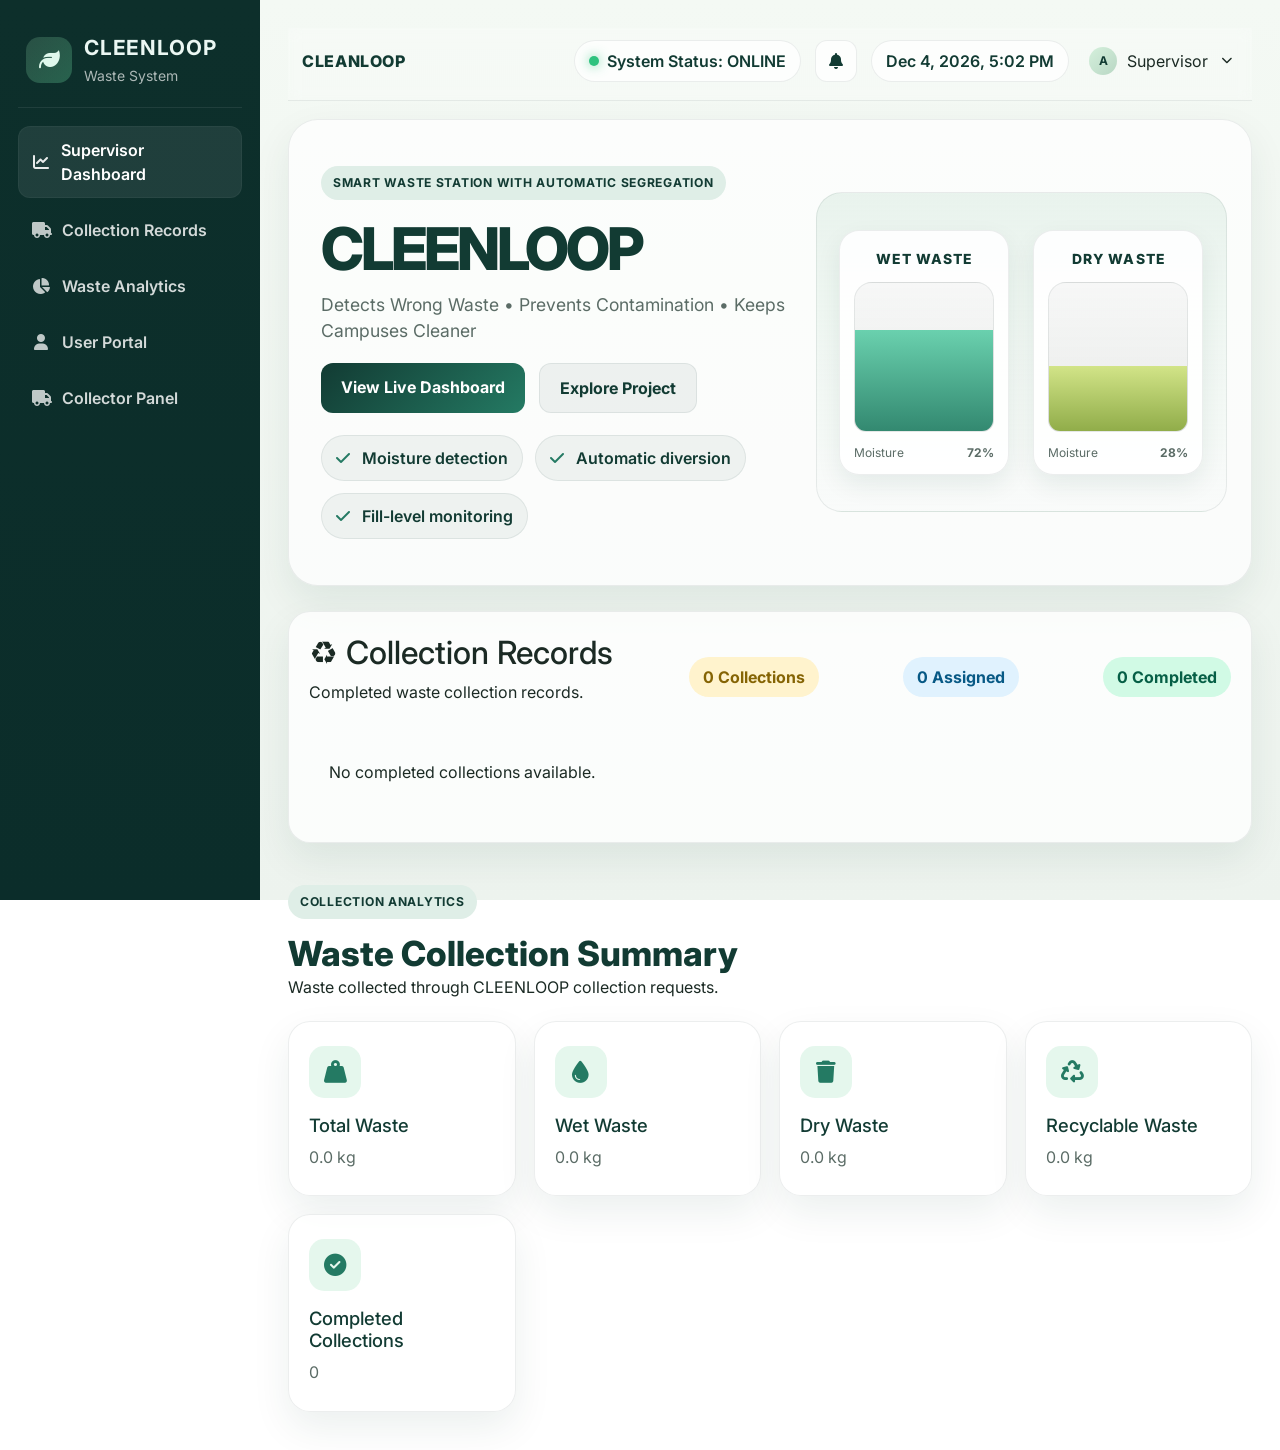
<file: index.html>
<!DOCTYPE html>
<html lang="en">
  <head>
    <meta charset="UTF-8" />
    <meta name="viewport" content="width=device-width, initial-scale=1.0" />
    <title>CLEANLOOP | Smart Waste Station</title>
    <meta
      name="description"
      content="CLEANLOOP is a smart waste-management dashboard for automatic wet and dry waste segregation."
    />
    <link rel="preconnect" href="https://fonts.googleapis.com" />
    <link rel="preconnect" href="https://fonts.gstatic.com" crossorigin />
    <link
      href="https://fonts.googleapis.com/css2?family=Inter:wght@400;500;600;700;800&display=swap"
      rel="stylesheet"
    />
    <link
      rel="stylesheet"
      href="https://cdn.jsdelivr.net/npm/bootstrap@5.3.3/dist/css/bootstrap.min.css"
    />
    <link
      rel="stylesheet"
      href="https://cdnjs.cloudflare.com/ajax/libs/font-awesome/6.5.2/css/all.min.css"
    />
    <link rel="stylesheet" href="style.css" />
  </head>
  <body class="landing-page">
    <div class="app-shell">
      <aside class="sidebar" id="sidebar">
        <div class="brand-block">
          <div class="brand-logo">
            <i class="fa-solid fa-leaf"></i>
          </div>
          <div>
            <div class="brand-name">CLEENLOOP</div>
            <small>Waste System</small>
          </div>
        </div>

       <nav class="sidebar-nav">

    <a class="nav-link active" href="index.html">
        <i class="fa-solid fa-chart-line"></i>
        <span>Supervisor Dashboard</span>
    </a>

    <a class="nav-link" href="#collection-records">
        <i class="fa-solid fa-truck"></i>
        <span>Collection Records</span>
    </a>

    <a class="nav-link" href="#collection-analytics">
        <i class="fa-solid fa-chart-pie"></i>
        <span>Waste Analytics</span>
    </a>

    <a class="nav-link" href="user.html">
        <i class="fa-solid fa-user"></i>
        <span>User Portal</span>
    </a>

    <a class="nav-link" href="collector.html">
        <i class="fa-solid fa-truck"></i>
        <span>Collector Panel</span>
    </a>

</nav>
      </aside>
    <main class="main-panel">

    <header class="topbar">
        <div class="topbar-left">
            <button class="menu-toggle" id="menuToggle" aria-label="Toggle menu">
                <i class="fa-solid fa-bars"></i>
            </button>

            <div class="project-title">CLEANLOOP</div>
        </div>

        <div class="topbar-right">

            <div class="system-pill">
                <span class="dot online"></span>
                System Status: ONLINE
            </div>

            <button class="icon-button" aria-label="Notifications">
                <i class="fa-solid fa-bell"></i>
            </button>

            <div class="date-block" id="headerDateTime">--:--</div>

            <div class="user-menu">

                <button class="user-profile" id="userMenuBtn">
                    <div class="avatar">A</div>
                    <span>Supervisor</span>
                    <i class="fa-solid fa-chevron-down"></i>
                </button>

                <div class="user-dropdown" id="userDropdown">

                    <a href="index.html">
                        <i class="fa-solid fa-user-shield"></i>
                        Supervisor Dashboard
                    </a>

                    <a href="user.html">
                        <i class="fa-solid fa-user"></i>
                        User Portal
                    </a>

                    <a href="collector.html">
                        <i class="fa-solid fa-truck"></i>
                        Collector Panel
                    </a>

                </div>

            </div>

        </div>
    </header>


    <!-- HERO -->
    <section class="hero-section">

        <div class="hero-copy">

            <div class="eyebrow">
                Smart Waste Station with Automatic Segregation
            </div>

            <h1>CLEENLOOP</h1>

            <p class="hero-subtitle">
                Detects Wrong Waste • Prevents Contamination • Keeps Campuses Cleaner
            </p>

            <div class="hero-actions">

                <a href="dashboard.html" class="btn btn-primary">
                    View Live Dashboard
                </a>

                <a href="#how-it-works" class="btn btn-secondary">
                    Explore Project
                </a>

            </div>

            <div class="feature-list horizontal">

                <span>
                    <i class="fa-solid fa-check"></i>
                    Moisture detection
                </span>

                <span>
                    <i class="fa-solid fa-check"></i>
                    Automatic diversion
                </span>

                <span>
                    <i class="fa-solid fa-check"></i>
                    Fill-level monitoring
                </span>

            </div>

        </div>


        <div class="hero-visual">

            <div class="smart-bin-scene">

                <div class="bin-card wet-bin">

                    <div class="bin-label">
                        WET WASTE
                    </div>

                    <div class="bin-body">
                        <div
                            class="bin-fill"
                            style="height: 68%"
                        ></div>
                    </div>

                    <div class="bin-meta">
                        <span>Moisture</span>
                        <strong>72%</strong>
                    </div>

                </div>


                <div class="bin-card dry-bin">

                    <div class="bin-label">
                        DRY WASTE
                    </div>

                    <div class="bin-body">
                        <div
                            class="bin-fill dry"
                            style="height: 44%"
                        ></div>
                    </div>

                    <div class="bin-meta">
                        <span>Moisture</span>
                        <strong>28%</strong>
                    </div>

                </div>

            </div>

        </div>

    </section>


    <!-- COLLECTION RECORDS -->
    <section
        id="collection-records"
        class="panel-card"
        style="margin-top:25px;"
    >

        <div
            style="
                display:flex;
                justify-content:space-between;
                align-items:center;
                margin-bottom:20px;
                gap:15px;
                flex-wrap:wrap;
            "
        >

            <div>

                <h2>♻ Collection Records</h2>

                <p style="margin-top:5px;">
                    Completed waste collection records.
                </p>

            </div>


           <span
    id="pendingRequestCount"
    style="
        display:inline-block;
        padding:8px 14px;
        border-radius:20px;
        background:#fff3cd;
        color:#856404;
        font-weight:700;
        margin-right:8px;
    "
>
    0 Pending
</span>

<span
    id="assignedRequestCount"
    style="
        display:inline-block;
        padding:8px 14px;
        border-radius:20px;
        background:#e0f2fe;
        color:#075985;
        font-weight:700;
        margin-right:8px;
    "
>
    0 Assigned
</span>

<span
    id="completedRequestCount"
    style="
        display:inline-block;
        padding:8px 14px;
        border-radius:20px;
        background:#d1fae5;
        color:#065f46;
        font-weight:700;
    "
>
    0 Completed
</span>
        </div>


        <div id="collectionRequestsContainer">

            <p id="noRequestsMessage">

                No completed collections available.

            </p>

        </div>

    </section>





    <!-- COLLECTION ANALYTICS -->
    <section
        id="collection-analytics"
        class="section-block"
    >
        <div class="section-heading">

            <span class="section-kicker">
                Collection Analytics
            </span>

            <h2>
                Waste Collection Summary
            </h2>

            <p>
                Waste collected through CLEENLOOP collection requests.
            </p>

        </div>


        <div class="benefits-grid">
<div class="info-card">
    <div class="feature-icon green">
        <i class="fas fa-weight-hanging"></i>
    </div>
    <h3>Total Waste</h3>
    <p id="totalCollectedWaste">0.0 kg</p>
</div>

<div class="info-card">
    <div class="feature-icon green">
        <i class="fas fa-droplet"></i>
    </div>
    <h3>Wet Waste</h3>
    <p id="totalWetCollection">0.0 kg</p>
</div>

<div class="info-card">
    <div class="feature-icon green">
        <i class="fas fa-trash"></i>
    </div>
    <h3>Dry Waste</h3>
    <p id="totalDryCollection">0.0 kg</p>
</div>

<div class="info-card">
    <div class="feature-icon green">
        <i class="fas fa-recycle"></i>
    </div>
    <h3>Recyclable Waste</h3>
    <p id="totalRecyclableCollection">0.0 kg</p>
</div>

<div class="info-card">
    <div class="feature-icon green">
        <i class="fas fa-check-circle"></i>
    </div>
    <h3>Completed Collections</h3>
    <p id="completedCollectionCount">0</p>
</div>

            </div>



      </main>
  </div>

    <script src="https://cdn.jsdelivr.net/npm/bootstrap@5.3.3/dist/js/bootstrap.bundle.min.js"></script>
    <script src="data.js"></script>
    <script src="app.js"></script>

    <script>
      const userMenuBtn = document.getElementById("userMenuBtn");
      const userDropdown = document.getElementById("userDropdown");

      if (userMenuBtn && userDropdown) {
        userMenuBtn.addEventListener("click", function (event) {
          event.stopPropagation();
          userDropdown.classList.toggle("show");
        });

        document.addEventListener("click", function () {
          userDropdown.classList.remove("show");
        });
      }

      function getCollectionRequests() {
        return JSON.parse(
          localStorage.getItem("cleanloop-collection-requests")
        ) || [];
      }
function renderCollectionRequests() {

    const container =
        document.getElementById("collectionRequestsContainer");

    const countElement =
        document.getElementById("pendingRequestCount");

    if (!container || !countElement) return;

    const savedRequests =
        getCollectionRequests();
  const pendingCount = savedRequests.filter(function(request) {
    return request.status === "Pending";
}).length;

const assignedCount = savedRequests.filter(function(request) {
    return request.status === "Assigned";
}).length;

const completedCount = savedRequests.filter(function(request) {
    return request.status === "Completed";
}).length;

const pendingElement =
    document.getElementById("pendingRequestCount");

const assignedElement =
    document.getElementById("assignedRequestCount");

const completedElement =
    document.getElementById("completedRequestCount");

if (pendingElement) {
    pendingElement.textContent = pendingCount + " Pending";
}

if (assignedElement) {
    assignedElement.textContent = assignedCount + " Assigned";
}

if (completedElement) {
    completedElement.textContent = completedCount + " Completed";
}

    const completedRequests =
        savedRequests.filter(function (request) {

            return request.status === "Completed" &&
                   request.collection;

        });

    countElement.textContent =
        completedRequests.length + " Collections";

    if (completedRequests.length === 0) {

        container.innerHTML = `
            <p style="padding:20px;">
                No completed collections available.
            </p>
        `;

        return;
    }

    container.innerHTML = "";

    completedRequests.forEach(function (request) {

        const collection =
            request.collection;

        const requestCard =
            document.createElement("div");

        requestCard.style.cssText = `
            border:1px solid #dce8e5;
            border-radius:12px;
            padding:22px;
            margin-top:15px;
            background:#ffffff;
        `;

        requestCard.innerHTML = `

            <h3 style="
                margin-bottom:15px;
                color:#163c36;
            ">
                👤 ${request.name || "Unknown User"}
            </h3>

            <div style="
                display:grid;
                grid-template-columns:
                    repeat(auto-fit,minmax(180px,1fr));
                gap:12px;
            ">

                <div class="info-box">
                    <small>📍 Location</small>
                    <strong>
                        ${request.address || "-"}
                    </strong>
                </div>

                <div class="info-box">
                    <small>🚛 Collector</small>
                    <strong>
                        ${request.collector || "-"}
                    </strong>
                </div>

                <div class="info-box">
                    <small>💧 Wet Waste</small>
                    <strong>
                        ${collection.wetWaste || 0} kg
                    </strong>
                </div>

                <div class="info-box">
                    <small>🏜️ Dry Waste</small>
                    <strong>
                        ${collection.dryWaste || 0} kg
                    </strong>
                </div>

                <div class="info-box">
                    <small>♻️ Recyclable</small>
                    <strong>
                        ${collection.recyclableWaste || 0} kg
                    </strong>
                </div>

                <div class="info-box">
                    <small>⚖️ Total Waste</small>
                    <strong style="
                        color:#145c4f;
                        font-size:18px;
                    ">
                        ${collection.totalWeight || 0} kg
                    </strong>
                </div>

            </div>

            <p style="
                margin-top:15px;
                font-size:13px;
                color:#687b77;
            ">
                🕐 Collected:
                ${collection.collectedAt || "-"}
            </p>

        `;

        container.appendChild(requestCard);

    });
}

      function updateCollectionAnalytics() {
        const savedRequests = getCollectionRequests();

        const completedRequests = savedRequests.filter(function (request) {
          return request.status === "Completed" && request.collection;
        });

        let wet = 0;
        let dry = 0;
        let recyclable = 0;
        let total = 0;

        completedRequests.forEach(function (request) {
          const collection = request.collection;

          wet += Number(collection.wetWaste) || 0;
          dry += Number(collection.dryWaste) || 0;
          recyclable += Number(collection.recyclableWaste) || 0;
          total += Number(collection.totalWeight) || 0;
        });

        const wetElement =
          document.getElementById("totalWetCollection");

        const dryElement =
          document.getElementById("totalDryCollection");

        const recyclableElement =
          document.getElementById("totalRecyclableCollection");

        const totalElement =
          document.getElementById("totalCollectedWaste");

        const countElement =
          document.getElementById("completedCollectionCount");

        if (wetElement) {
          wetElement.textContent = wet.toFixed(1) + " kg";
        }

        if (dryElement) {
          dryElement.textContent = dry.toFixed(1) + " kg";
        }

        if (recyclableElement) {
          recyclableElement.textContent =
            recyclable.toFixed(1) + " kg";
        }

        if (totalElement) {
          totalElement.textContent = total.toFixed(1) + " kg";
        }

        if (countElement) {
          countElement.textContent = completedRequests.length;
        }
      }

      renderCollectionRequests();
      updateCollectionAnalytics();
    </script>
  </body>
</html>
</file>
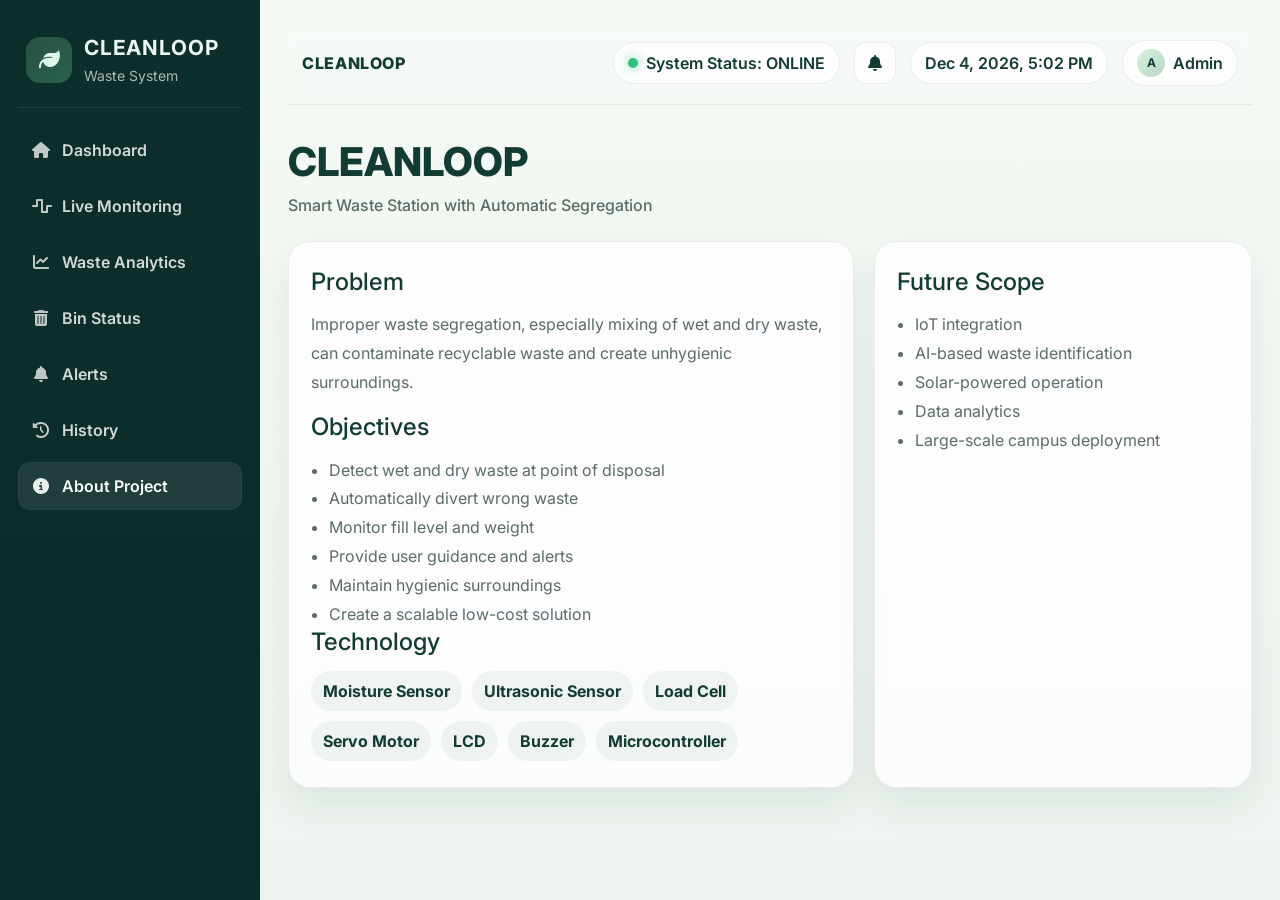
<file: about.html>
<!DOCTYPE html>
<html lang="en">
  <head>
    <meta charset="UTF-8" />
    <meta name="viewport" content="width=device-width, initial-scale=1.0" />
    <title>CLEANLOOP | About Project</title>
    <link rel="preconnect" href="https://fonts.googleapis.com" />
    <link rel="preconnect" href="https://fonts.gstatic.com" crossorigin />
    <link
      href="https://fonts.googleapis.com/css2?family=Inter:wght@400;500;600;700;800&display=swap"
      rel="stylesheet"
    />
    <link
      rel="stylesheet"
      href="https://cdn.jsdelivr.net/npm/bootstrap@5.3.3/dist/css/bootstrap.min.css"
    />
    <link
      rel="stylesheet"
      href="https://cdnjs.cloudflare.com/ajax/libs/font-awesome/6.5.2/css/all.min.css"
    />
    <link rel="stylesheet" href="style.css" />
  </head>
  <body>
    <div class="app-shell">
      <aside class="sidebar" id="sidebar">
        <div class="brand-block">
          <div class="brand-logo">
            <i class="fa-solid fa-leaf"></i>
          </div>
          <div>
            <div class="brand-name">CLEANLOOP</div>
            <small>Waste System</small>
          </div>
        </div>

        <nav class="sidebar-nav">
          <a class="nav-link" href="index.html"><i class="fa-solid fa-house"></i><span>Dashboard</span></a>
          <a class="nav-link" href="dashboard.html#monitoring"><i class="fa-solid fa-wave-square"></i><span>Live Monitoring</span></a>
          <a class="nav-link" href="dashboard.html#analytics"><i class="fa-solid fa-chart-line"></i><span>Waste Analytics</span></a>
          <a class="nav-link" href="dashboard.html#bin-status"><i class="fa-solid fa-trash-can"></i><span>Bin Status</span></a>
          <a class="nav-link" href="alerts.html"><i class="fa-solid fa-bell"></i><span>Alerts</span></a>
          <a class="nav-link" href="history.html"><i class="fa-solid fa-clock-rotate-left"></i><span>History</span></a>
          <a class="nav-link active" href="about.html"><i class="fa-solid fa-circle-info"></i><span>About Project</span></a>
        </nav>
      </aside>

      <main class="main-panel">
        <header class="topbar">
          <div class="topbar-left">
            <button class="menu-toggle" id="menuToggle" aria-label="Toggle menu">
              <i class="fa-solid fa-bars"></i>
            </button>
            <div class="project-title">CLEANLOOP</div>
          </div>

          <div class="topbar-right">
            <div class="system-pill"><span class="dot online"></span> System Status: ONLINE</div>
            <button class="icon-button" aria-label="Notifications">
              <i class="fa-solid fa-bell"></i>
            </button>
            <div class="date-block" id="headerDateTime">--:--</div>
            <div class="profile-pill">
              <div class="avatar">A</div>
              <span>Admin</span>
            </div>
          </div>
        </header>

        <div class="page-header row align-items-center justify-content-between g-3 mb-4">
          <div class="col-md-12">
            <h1 class="page-title">CLEANLOOP</h1>
            <p class="page-subtitle">Smart Waste Station with Automatic Segregation</p>
          </div>
        </div>

        <section class="about-layout">
          <div class="panel-card about-content">
            <h2>Problem</h2>
            <p>
              Improper waste segregation, especially mixing of wet and dry waste, can contaminate recyclable waste and create unhygienic surroundings.
            </p>

            <h2>Objectives</h2>
            <ul class="objective-list">
              <li>Detect wet and dry waste at point of disposal</li>
              <li>Automatically divert wrong waste</li>
              <li>Monitor fill level and weight</li>
              <li>Provide user guidance and alerts</li>
              <li>Maintain hygienic surroundings</li>
              <li>Create a scalable low-cost solution</li>
            </ul>

            <h2>Technology</h2>
            <div class="tech-tags">
              <span>Moisture Sensor</span>
              <span>Ultrasonic Sensor</span>
              <span>Load Cell</span>
              <span>Servo Motor</span>
              <span>LCD</span>
              <span>Buzzer</span>
              <span>Microcontroller</span>
            </div>
          </div>

          <div class="panel-card about-content">
            <h2>Future Scope</h2>
            <ul class="objective-list">
              <li>IoT integration</li>
              <li>AI-based waste identification</li>
              <li>Solar-powered operation</li>
              <li>Data analytics</li>
              <li>Large-scale campus deployment</li>
            </ul>
          </div>
        </section>
      </main>
    </div>

    <script src="https://cdn.jsdelivr.net/npm/bootstrap@5.3.3/dist/js/bootstrap.bundle.min.js"></script>
    <script src="data.js"></script>
    <script src="app.js"></script>
  </body>
</html>
</file>
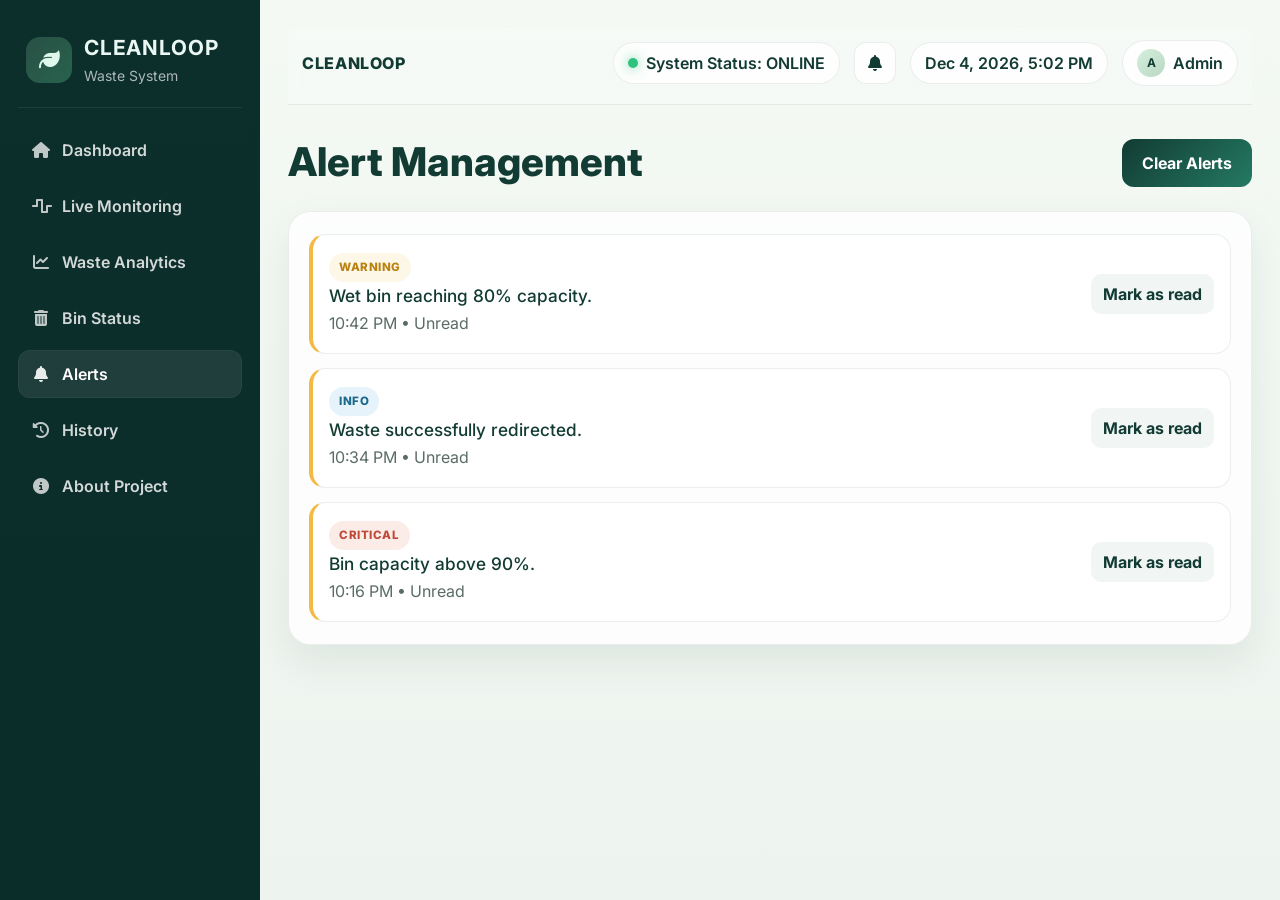
<file: alerts.html>
<!DOCTYPE html>
<html lang="en">
  <head>
    <meta charset="UTF-8" />
    <meta name="viewport" content="width=device-width, initial-scale=1.0" />
    <title>CLEANLOOP | Alerts</title>
    <link rel="preconnect" href="https://fonts.googleapis.com" />
    <link rel="preconnect" href="https://fonts.gstatic.com" crossorigin />
    <link
      href="https://fonts.googleapis.com/css2?family=Inter:wght@400;500;600;700;800&display=swap"
      rel="stylesheet"
    />
    <link
      rel="stylesheet"
      href="https://cdn.jsdelivr.net/npm/bootstrap@5.3.3/dist/css/bootstrap.min.css"
    />
    <link
      rel="stylesheet"
      href="https://cdnjs.cloudflare.com/ajax/libs/font-awesome/6.5.2/css/all.min.css"
    />
    <link rel="stylesheet" href="style.css" />
  </head>
  <body>
    <div class="app-shell">
      <aside class="sidebar" id="sidebar">
        <div class="brand-block">
          <div class="brand-logo">
            <i class="fa-solid fa-leaf"></i>
          </div>
          <div>
            <div class="brand-name">CLEANLOOP</div>
            <small>Waste System</small>
          </div>
        </div>

        <nav class="sidebar-nav">
          <a class="nav-link" href="index.html"><i class="fa-solid fa-house"></i><span>Dashboard</span></a>
          <a class="nav-link" href="dashboard.html#monitoring"><i class="fa-solid fa-wave-square"></i><span>Live Monitoring</span></a>
          <a class="nav-link" href="dashboard.html#analytics"><i class="fa-solid fa-chart-line"></i><span>Waste Analytics</span></a>
          <a class="nav-link" href="dashboard.html#bin-status"><i class="fa-solid fa-trash-can"></i><span>Bin Status</span></a>
          <a class="nav-link active" href="alerts.html"><i class="fa-solid fa-bell"></i><span>Alerts</span></a>
          <a class="nav-link" href="history.html"><i class="fa-solid fa-clock-rotate-left"></i><span>History</span></a>
          <a class="nav-link" href="about.html"><i class="fa-solid fa-circle-info"></i><span>About Project</span></a>
        </nav>
      </aside>

      <main class="main-panel">
        <header class="topbar">
          <div class="topbar-left">
            <button class="menu-toggle" id="menuToggle" aria-label="Toggle menu">
              <i class="fa-solid fa-bars"></i>
            </button>
            <div class="project-title">CLEANLOOP</div>
          </div>

          <div class="topbar-right">
            <div class="system-pill"><span class="dot online"></span> System Status: ONLINE</div>
            <button class="icon-button" aria-label="Notifications">
              <i class="fa-solid fa-bell"></i>
            </button>
            <div class="date-block" id="headerDateTime">--:--</div>
            <div class="profile-pill">
              <div class="avatar">A</div>
              <span>Admin</span>
            </div>
          </div>
        </header>

        <div class="page-header row align-items-center justify-content-between g-3 mb-4">
          <div class="col-md-8">
            <h1 class="page-title">Alert Management</h1>
          </div>
          <div class="col-md-4 text-md-end">
            <button class="btn btn-primary" id="clearAlertsBtn">Clear Alerts</button>
          </div>
        </div>

        <section class="panel-card alerts-panel">
          <div id="alertsList" class="alerts-list"></div>
        </section>
      </main>
    </div>

    <script src="https://cdn.jsdelivr.net/npm/bootstrap@5.3.3/dist/js/bootstrap.bundle.min.js"></script>
    <script src="data.js"></script>
    <script src="app.js"></script>
    <script src="dashboard.js"></script>
  </body>
</html>
</file>
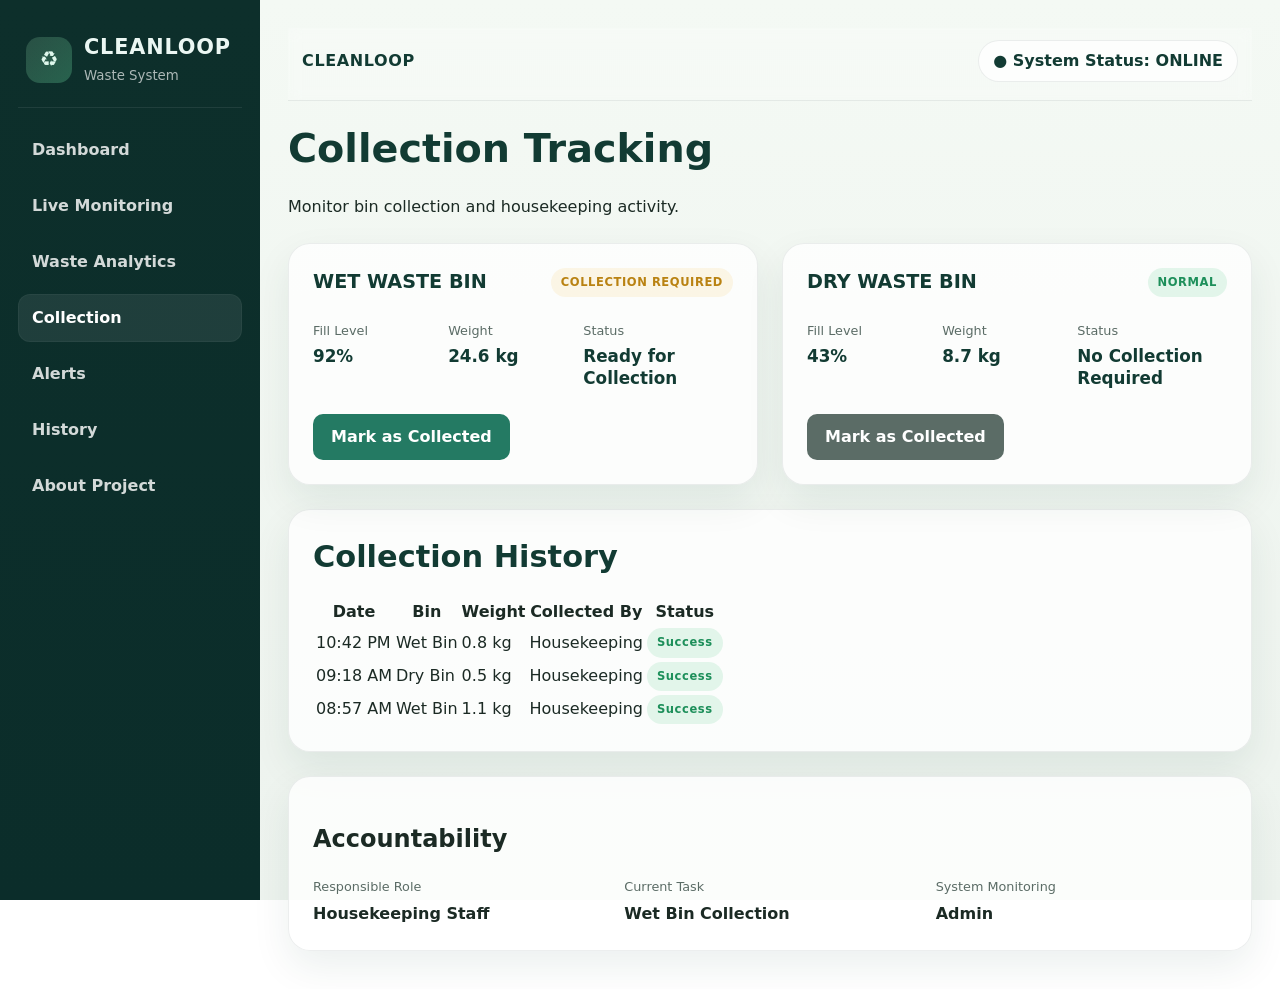
<file: collection.html>
<!DOCTYPE html>
<html lang="en">

<head>
    <meta charset="UTF-8">
    <meta name="viewport" content="width=device-width, initial-scale=1.0">

    <title>CLEANLOOP | Collection Tracking</title>

    <link rel="stylesheet" href="style.css">
</head>

<body>

    <div class="app-shell">

        <!-- Sidebar -->
        <aside class="sidebar">

            <div class="brand-block">
                <div class="brand-logo">
                    ♻
                </div>

                <div>
                    <div class="brand-name">CLEANLOOP</div>
                    <small>Waste System</small>
                </div>
            </div>


            <nav class="sidebar-nav">

                <a class="nav-link" href="dashboard.html">
                    Dashboard
                </a>

                <a class="nav-link" href="dashboard.html#monitoring">
                    Live Monitoring
                </a>

                <a class="nav-link" href="dashboard.html#analytics">
                    Waste Analytics
                </a>

                <a class="nav-link active" href="collection.html">
                    Collection
                </a>

                <a class="nav-link" href="alerts.html">
                    Alerts
                </a>

                <a class="nav-link" href="history.html">
                    History
                </a>

                <a class="nav-link" href="about.html">
                    About Project
                </a>

            </nav>

        </aside>


        <!-- Main Content -->
        <main class="main-panel">

            <header class="topbar">

                <div>
                    <div class="project-title">CLEANLOOP</div>
                </div>

                <div class="system-pill">
                    ● System Status: ONLINE
                </div>

            </header>


            <div class="page-header">

                <h1 class="page-title">
                    Collection Tracking
                </h1>

                <p>
                    Monitor bin collection and housekeeping activity.
                </p>

            </div>


            <!-- Collection Cards -->
            <section class="collection-grid">


                <!-- Wet Bin -->
                <article class="panel-card collection-card">

                    <div class="card-head">

                        <h3>WET WASTE BIN</h3>

                       <span id="wetCollectionBadge" class="status-badge warning">
    COLLECTION REQUIRED
</span>
                    </div>


                    <div class="collection-details">

                        <div>
                            <span>Fill Level</span>
                            <strong id="wetCollectionFill">
                                92%
                            </strong>
                        </div>

                        <div>
                            <span>Weight</span>
                            <strong id="wetCollectionWeight">
                                24.6 kg
                            </strong>
                        </div>

                        <div>
                            <span>Status</span>
                            <strong id="wetCollectionStatus">
    Ready for Collection
</strong>
                        </div>

                    </div>


                    <button
                        class="collection-btn"
                        id="collectWetBtn">

                        Mark as Collected

                    </button>

                </article>


                <!-- Dry Bin -->
                <article class="panel-card collection-card">

                    <div class="card-head">

                        <h3>DRY WASTE BIN</h3>

                        <span class="status-badge success">
                            NORMAL
                        </span>

                    </div>


                    <div class="collection-details">

                        <div>
                            <span>Fill Level</span>
                            <strong id="dryCollectionFill">
                                43%
                            </strong>
                        </div>

                        <div>
                            <span>Weight</span>
                            <strong id="dryCollectionWeight">
                                8.7 kg
                            </strong>
                        </div>

                        <div>
                            <span>Status</span>
                            <strong>
                                No Collection Required
                            </strong>
                        </div>

                    </div>


                    <button
                        class="collection-btn secondary"
                        id="collectDryBtn">

                        Mark as Collected

                    </button>

                </article>

            </section>


            <!-- Collection History -->
            <section class="panel-card history-panel">

                <div class="section-header-row">

                    <h2>Collection History</h2>

                </div>


                <div class="table-container">

                    <table>

                        <thead>

                            <tr>
                                <th>Date</th>
                                <th>Bin</th>
                                <th>Weight</th>
                                <th>Collected By</th>
                                <th>Status</th>
                            </tr>

                        </thead>


                        <tbody id="collectionHistory">

                            <tr>
                                <td>02 Oct 2026</td>
                                <td>Wet Bin</td>
                                <td>24.6 kg</td>
                                <td>Housekeeping</td>
                                <td>
                                    <span class="status-badge success">
                                        COMPLETED
                                    </span>
                                </td>
                            </tr>

                        </tbody>

                    </table>

                </div>

            </section>


            <!-- Accountability -->
            <section class="panel-card accountability-panel">

                <h2>Accountability</h2>

                <div class="accountability-grid">

                    <div>
                        <span>Responsible Role</span>
                        <strong>Housekeeping Staff</strong>
                    </div>

                    <div>
                        <span>Current Task</span>
                        <strong>Wet Bin Collection</strong>
                    </div>

                    <div>
                        <span>System Monitoring</span>
                        <strong>Admin</strong>
                    </div>

                </div>

            </section>

        </main>

    </div>


    <script src="data.js"></script>
    <script src="app.js"></script>

</body>

</html>
</file>
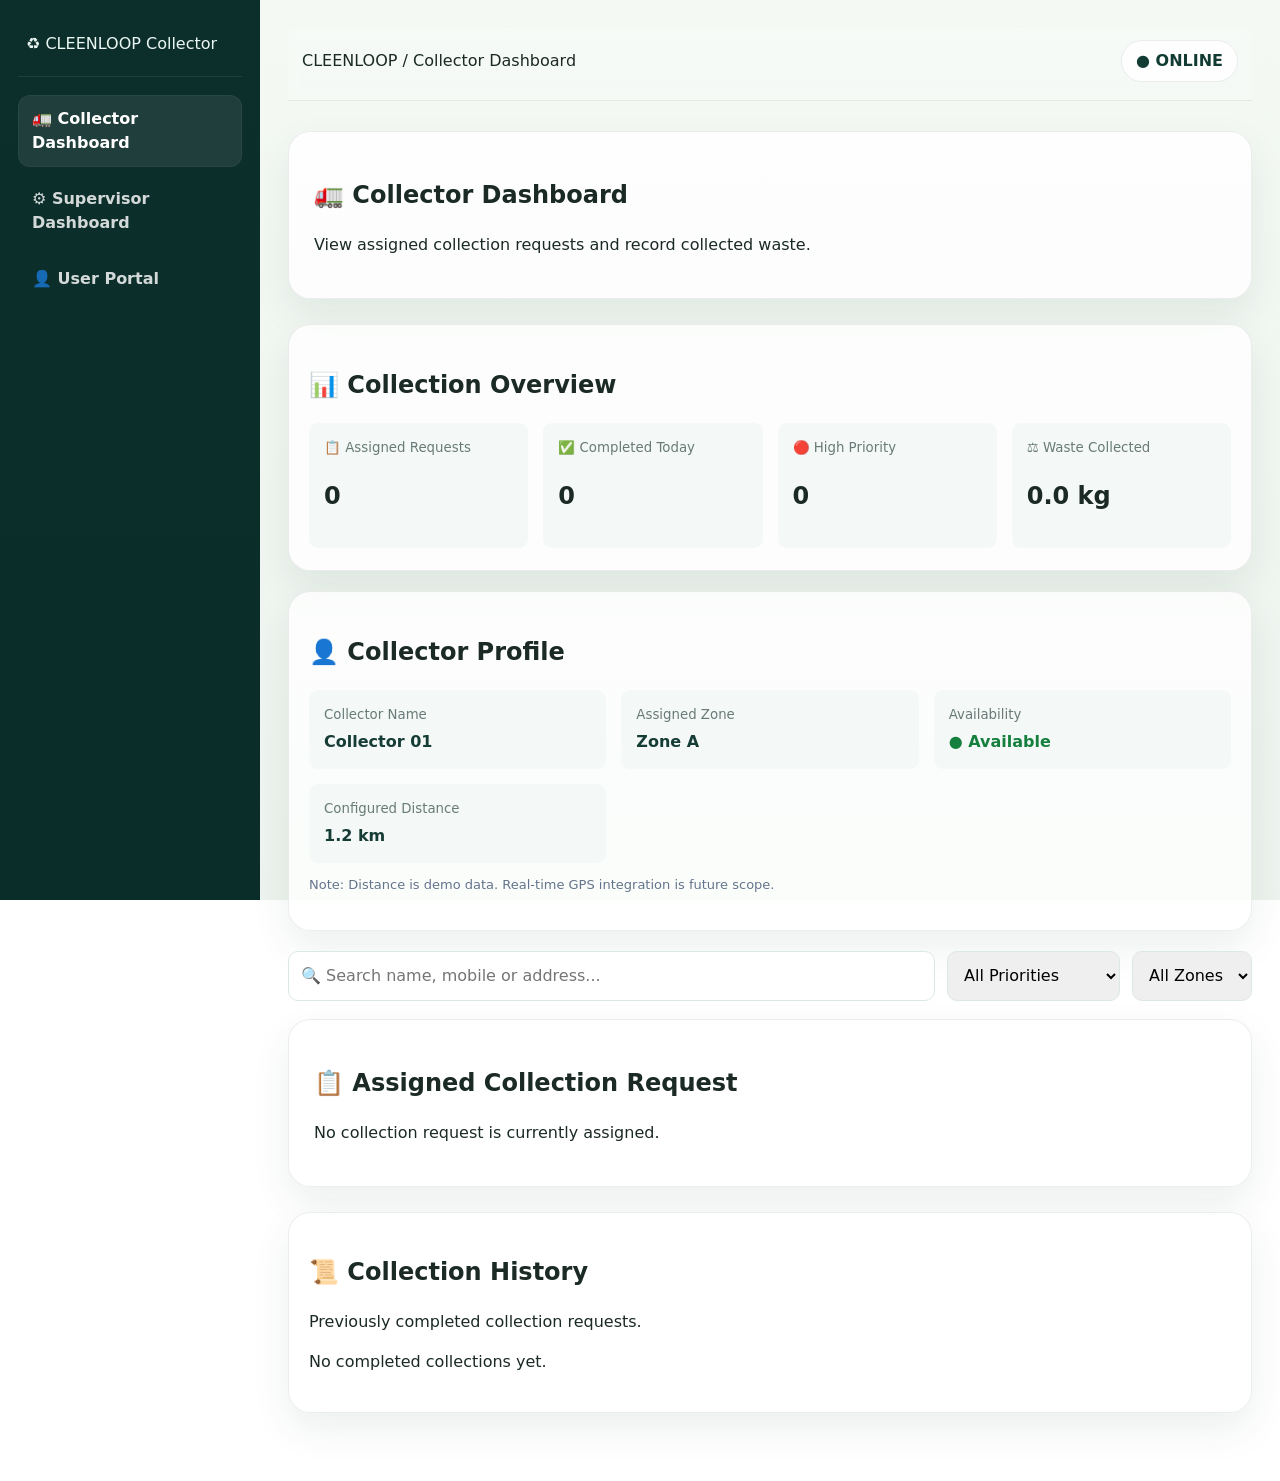
<file: collector.html>
<!DOCTYPE html>
<html lang="en">

<head>
    <meta charset="UTF-8">
    <meta name="viewport" content="width=device-width, initial-scale=1.0">

    <title>CLEANLOOP | Collector Dashboard</title>

    <link rel="stylesheet" href="style.css">

    <style>

        .collector-dashboard {
            max-width: 1100px;
            margin: 30px auto;
        }

        .welcome-card {
            padding: 25px;
            margin-bottom: 25px;
        }

        .request-card {
            padding: 25px;
            margin-bottom: 25px;
        }

        .request-info {
            display: grid;
            grid-template-columns: repeat(3, 1fr);
            gap: 15px;
            margin-top: 20px;
        }

        .info-box {
            background: #f4f8f7;
            padding: 15px;
            border-radius: 9px;
        }

        .info-box small {
            display: block;
            color: #687b77;
            margin-bottom: 5px;
        }

        .info-box strong {
            color: #163c36;
        }

        .status-badge {
            display: inline-block;
            margin-top: 15px;
            padding: 8px 14px;
            border-radius: 20px;
            background: #e8f5e9;
            color: #2e7d32;
            font-weight: 700;
        }

        .collection-form {
            padding: 25px;
            margin-bottom: 25px;
        }

        .form-grid {
            display: grid;
            grid-template-columns: repeat(3, 1fr);
            gap: 18px;
            margin-top: 20px;
        }

        .form-group label {
            display: block;
            margin-bottom: 7px;
            font-weight: 600;
        }

        .form-group input {
            width: 100%;
            box-sizing: border-box;
            padding: 12px;
            border: 1px solid #d7e2df;
            border-radius: 8px;
            font-size: 15px;
        }

        .total-box {
            margin-top: 20px;
            padding: 15px;
            background: #eef7f4;
            border-radius: 9px;
            font-size: 18px;
            font-weight: 700;
            color: #145c4f;
        }

        .complete-btn {
            margin-top: 20px;
            padding: 13px 22px;
            border: none;
            border-radius: 9px;
            background: #145c4f;
            color: white;
            font-size: 15px;
            font-weight: 700;
            cursor: pointer;
        }

        .complete-btn:hover {
            background: #0f493f;
        }

        .message {
            margin-top: 15px;
            font-weight: 600;
        }

        @media (max-width: 800px) {

            .request-info,
            .form-grid {
                grid-template-columns: 1fr;
            }

        }

    </style>
</head>


<body>

<div class="app-shell">

    <!-- SIDEBAR -->

    <aside class="sidebar">

        <div class="brand-block">
            ♻ CLEENLOOP Collector
        </div>

        <nav class="sidebar-nav">

            <a class="nav-link active" href="collector.html">
                🚛 Collector Dashboard
            </a>

            <a class="nav-link" href="index.html">
                ⚙️ Supervisor Dashboard
            </a>

            <a class="nav-link" href="user-dashboard.html">
                👤 User Portal
            </a>

        </nav>

    </aside>


    <!-- MAIN -->

    <main class="main-panel">

        <header class="topbar">

            <div>
                CLEENLOOP / Collector Dashboard
            </div>

            <div class="system-pill">
                ● ONLINE
            </div>

        </header>


        <div class="collector-dashboard">


            <!-- WELCOME -->

            <section class="panel-card welcome-card">

                <h1>
                    🚛 Collector Dashboard
                </h1>

                <p>
                    View assigned collection requests and record collected waste.
                </p>

            </section>


<!-- DASHBOARD SUMMARY -->
<section class="panel-card" style="margin-bottom:20px;">
    <h2>📊 Collection Overview</h2>

    <div style="
        display:grid;
        grid-template-columns:repeat(auto-fit,minmax(180px,1fr));
        gap:15px;
        margin-top:18px;
    ">

        <div class="info-box">
            <small>📋 Assigned Requests</small>
            <h2 id="assignedSummary">0</h2>
        </div>

        <div class="info-box">
            <small>✅ Completed Today</small>
            <h2 id="completedTodaySummary">0</h2>
        </div>

        <div class="info-box">
            <small>🔴 High Priority</small>
            <h2 id="highPrioritySummary">0</h2>
        </div>

        <div class="info-box">
            <small>⚖️ Waste Collected</small>
            <h2 id="wasteCollectedSummary">0.0 kg</h2>
        </div>

    </div>
</section>
            
<!-- COLLECTOR PROFILE -->
<section class="panel-card" style="margin-bottom:20px;">
    <h2>👤 Collector Profile</h2>

    <div class="request-info" style="margin-top:15px;">
        <div class="info-box">
            <small>Collector Name</small>
            <strong>Collector 01</strong>
        </div>

        <div class="info-box">
            <small>Assigned Zone</small>
            <strong>Zone A</strong>
        </div>

        <div class="info-box">
            <small>Availability</small>
            <strong style="color:#15803d;">● Available</strong>
        </div>

        <div class="info-box">
            <small>Configured Distance</small>
            <strong>1.2 km</strong>
        </div>
    </div>

    <p style="margin-top:12px;color:#64748b;font-size:13px;">
        Note: Distance is demo data. Real-time GPS integration is future scope.
    </p>
</section>


            <!-- ASSIGNED REQUEST -->

            
<!-- SEARCH AND FILTER -->
<div style="
    display:flex;
    flex-wrap:wrap;
    gap:12px;
    margin-bottom:18px;
">
    <input
        type="text"
        id="requestSearch"
        placeholder="🔍 Search name, mobile or address..."
        style="
            flex:1;
            min-width:220px;
            padding:12px;
            border:1px solid #dce8e5;
            border-radius:10px;
        "
    >

    <select
        id="priorityFilter"
        style="
            padding:12px;
            border:1px solid #dce8e5;
            border-radius:10px;
        "
    >
        <option value="all">All Priorities</option>
        <option value="HIGH">High Priority</option>
        <option value="MEDIUM">Medium Priority</option>
        <option value="LOW">Low Priority</option>
    </select>

    <select
        id="zoneFilter"
        style="
            padding:12px;
            border:1px solid #dce8e5;
            border-radius:10px;
        "
    >
        <option value="all">All Zones</option>
        <option value="Zone A">Zone A</option>
        <option value="Zone B">Zone B</option>
        <option value="Zone C">Zone C</option>
    </select>
</div>


            <section class="panel-card request-card">

                <h2>
                    📋 Assigned Collection Request
                </h2>

                <div id="requestContainer">

                    <p>
                        Loading collection request...
                    </p>

                </div>

            </section>


            <!-- COLLECTION FORM -->

            <section
                class="panel-card collection-form"
                id="collectionFormSection"
                style="display:none;"
            >

                <h2>
                    ⚖️ Record Waste Collection
                </h2>

                <p>
                    Enter the amount of waste collected.
                </p>


                <div class="form-grid">


                    <!-- WET -->

                    <div class="form-group">

                        <label for="wetWeight">
                            💧 Wet Waste (kg)
                        </label>

                        <input
                            type="number"
                            id="wetWeight"
                            min="0"
                            step="0.1"
                            placeholder="0.0"
                        >

                    </div>


                    <!-- DRY -->

                    <div class="form-group">

                        <label for="dryWeight">
                            🏜️ Dry Waste (kg)
                        </label>

                        <input
                            type="number"
                            id="dryWeight"
                            min="0"
                            step="0.1"
                            placeholder="0.0"
                        >

                    </div>


                    <!-- RECYCLABLE -->

                    <div class="form-group">

                        <label for="recyclableWeight">
                            ♻️ Recyclable Waste (kg)
                        </label>

                        <input
                            type="number"
                            id="recyclableWeight"
                            min="0"
                            step="0.1"
                            placeholder="0.0"
                        >

                    </div>

                </div>


                <!-- TOTAL -->

                <div class="total-box">

                    Total Waste:
                    <span id="totalWeight">
                        0.0 kg
                    </span>

                </div>


                <button
                    class="complete-btn"
                    id="completeCollectionBtn"
                >
                    ✓ Complete Collection
                </button>


                <div
                    class="message"
                    id="collectionMessage"
                ></div>

            </section>
            
<!-- COLLECTION HISTORY -->
<section class="panel-card" id="collectionHistorySection">
    <h2>📜 Collection History</h2>
    <p>Previously completed collection requests.</p>

    <div id="collectionHistoryContainer" style="margin-top:15px;">
        <p>Loading collection history...</p>
    </div>
</section>



        </div>

    </main>

</div>


<script>

function getRequests() {
    return JSON.parse(
        localStorage.getItem("cleanloop-collection-requests")
    ) || [];
}
    
function renderCollectionHistory() {
    const requests = getRequests();

    const historyContainer = document.getElementById(
        "collectionHistoryContainer"
    );

    const completedRequests = requests.filter(function(request) {
        return request.status === "Completed" &&
               request.collection &&
               request.collector === "Collector 01";
    });

    if (completedRequests.length === 0) {
        historyContainer.innerHTML =
            "<p>No completed collections yet.</p>";
        return;
    }

    completedRequests.sort(function(a, b) {
        return b.id - a.id;
    });

    historyContainer.innerHTML = "";

    completedRequests.forEach(function(request) {
        const collection = request.collection;

        const card = document.createElement("div");

        card.style.cssText =
            "padding:15px;margin-top:12px;border:1px solid #dce8e5;border-radius:10px;";

        const heading = document.createElement("h3");
        heading.textContent =
            "Request #" + request.id + " — " + (request.name || "User");

        const details = document.createElement("p");
        details.textContent =
            "Wet: " + (Number(collection.wetWaste) || 0) + " kg | " +
            "Dry: " + (Number(collection.dryWaste) || 0) + " kg | " +
            "Recyclable: " + (Number(collection.recyclableWaste) || 0) + " kg";

        const total = document.createElement("p");
        total.textContent =
            "Total: " + (Number(collection.totalWeight) || 0) + " kg";

        const date = document.createElement("small");
        date.textContent =
            "Collected: " + (collection.collectedAt || "Date unavailable");

        card.append(heading, details, total, date);
        historyContainer.appendChild(card);
    });
}


const requestContainer =
    document.getElementById("requestContainer");

const formSection =
    document.getElementById("collectionFormSection");

let savedRequests = getRequests();
let selectedRequestId = null;


function getAssignedRequests() {

    const searchText = (
        document.getElementById("requestSearch")?.value || ""
    ).toLowerCase().trim();

    const selectedPriority =
        document.getElementById("priorityFilter")?.value || "all";

    const selectedZone =
        document.getElementById("zoneFilter")?.value || "all";

    const assignedRequests = savedRequests.filter(function(request) {

        if (
            request.status !== "Assigned" ||
            request.collector !== "Collector 01"
        ) {
            return false;
        }

        const searchMatch =
            (request.name || "").toLowerCase().includes(searchText) ||
            (request.mobile || "").toLowerCase().includes(searchText) ||
            (request.address || "").toLowerCase().includes(searchText);

        const zone = request.collectorLocation || "";

        const pendingCount = savedRequests.filter(function(item) {
            return item.status === "Assigned" &&
                   (item.collectorLocation || "") === zone;
        }).length;

        let priority = "LOW";

        if (pendingCount >= 3) {
            priority = "HIGH";
        } else if (pendingCount === 2) {
            priority = "MEDIUM";
        }

        const priorityMatch =
            selectedPriority === "all" ||
            selectedPriority === priority;

        const zoneMatch =
            selectedZone === "all" ||
            selectedZone === zone;

        return searchMatch && priorityMatch && zoneMatch;
    });

    assignedRequests.sort(function(a, b) {

        const zoneA = a.collectorLocation || "";
        const zoneB = b.collectorLocation || "";

        const pendingA = savedRequests.filter(function(item) {
            return item.status === "Assigned" &&
                   (item.collectorLocation || "") === zoneA;
        }).length;

        const pendingB = savedRequests.filter(function(item) {
            return item.status === "Assigned" &&
                   (item.collectorLocation || "") === zoneB;
        }).length;

        return pendingB - pendingA;
    });

    return assignedRequests;
}

    
function updateCollectorSummary() {
    const requests = getRequests();

    const assigned = requests.filter(function(request) {
        return request.status === "Assigned" &&
               request.collector === "Collector 01";
    });

    const completed = requests.filter(function(request) {
        if (
            request.status !== "Completed" ||
            !request.collection
        ) {
            return false;
        }

        return request.collector === "Collector 01";
    });

    const today = new Date().toDateString();

    const completedToday = completed.filter(function(request) {
        return request.collection.collectedAt &&
            !isNaN(new Date(request.collection.collectedAt)) &&
            new Date(request.collection.collectedAt).toDateString() === today;
    });

    const highPriority = assigned.filter(function(request) {
        const zone = request.collectorLocation || "";

        const pendingInZone = requests.filter(function(item) {
            return item.status === "Assigned" &&
                   (item.collectorLocation || "") === zone;
        }).length;

        return pendingInZone >= 3;
    });

    const wasteCollected = completed.reduce(function(total, request) {
        return total + (Number(request.collection.totalWeight) || 0);
    }, 0);

    document.getElementById("assignedSummary").textContent =
        assigned.length;

    document.getElementById("completedTodaySummary").textContent =
        completedToday.length;

    document.getElementById("highPrioritySummary").textContent =
        highPriority.length;

    document.getElementById("wasteCollectedSummary").textContent =
        wasteCollected.toFixed(1) + " kg";
}

function renderAssignedRequests() {
    savedRequests = getRequests();
    const assignedRequests = getAssignedRequests();
    if (assignedRequests.length === 0) {

        requestContainer.innerHTML = `
            <p>No collection request is currently assigned.</p>
        `;

        formSection.style.display = "none";
        return;

    }

    requestContainer.innerHTML = "";

    assignedRequests.forEach(function(request) {

        const card = document.createElement("div");

        card.style.cssText = `
            border:1px solid #dce8e5;
            border-radius:12px;
            padding:20px;
            margin-top:15px;
            cursor:pointer;
        `;

const pendingCount = savedRequests.filter(function(item) {
    return item.status === "Assigned" &&
           item.collectorLocation === request.collectorLocation;
}).length;

let priority = "LOW";
let priorityColor = "#d1fae5";
let priorityTextColor = "#065f46";

if (pendingCount >= 3) {
    priority = "HIGH";
    priorityColor = "#fee2e2";
    priorityTextColor = "#991b1b";
} else if (pendingCount === 2) {
    priority = "MEDIUM";
    priorityColor = "#fef3c7";
    priorityTextColor = "#92400e";
}
        
        card.innerHTML = `

            <div class="request-info">

                <div class="info-box">
                    <small>User</small>
                    <strong>${request.name || "-"}</strong>
                </div>

                <div class="info-box">
                    <small>Mobile</small>
                    <strong>${request.mobile || "-"}</strong>
                </div>

                <div class="info-box">
                    <small>Address</small>
                    <strong>${request.address || "-"}</strong>
                </div>

                <div class="info-box">
                    <small>Request ID</small>
                    <strong>#${request.id}</strong>
                </div>

                <div class="info-box">
                    <small>Assigned Collector</small>
                    <strong>${request.collector || "-"}</strong>
                </div>

                <div class="info-box">
                    <small>Distance</small>
                    <strong>${request.distance || "-"} km</strong>
                </div>

            </div>

            <span class="status-badge">
                ASSIGNED
            </span>
            <div style="
    display:inline-block;
    margin-top:10px;
    padding:5px 10px;
    border-radius:20px;
    background:${priorityColor};
    color:${priorityTextColor};
    font-weight:700;
    font-size:12px;
">
    ${priority} PRIORITY · ${pendingCount} PENDING
</div>

        `;

        card.addEventListener("click", function() {
            selectRequest(request.id);
        });

        requestContainer.appendChild(card);

    });

    formSection.style.display = "block";

    selectRequest(assignedRequests[0].id);

}

function selectRequest(requestId) {

    selectedRequestId = requestId;

    const request = savedRequests.find(function(item) {
        return item.id === requestId;
    });

    if (!request) return;


}

const wetInput =
    document.getElementById("wetWeight");

const dryInput =
    document.getElementById("dryWeight");

const recyclableInput =
    document.getElementById("recyclableWeight");

const totalWeight =
    document.getElementById("totalWeight");

function calculateTotal() {

    const wet = parseFloat(wetInput.value) || 0;
    const dry = parseFloat(dryInput.value) || 0;
    const recyclable =
        parseFloat(recyclableInput.value) || 0;

    const total = wet + dry + recyclable;

    totalWeight.textContent =
        total.toFixed(1) + " kg";

}

wetInput.addEventListener("input", calculateTotal);
dryInput.addEventListener("input", calculateTotal);
recyclableInput.addEventListener("input", calculateTotal);

document
    .getElementById("completeCollectionBtn")
    .addEventListener("click", function() {

        if (selectedRequestId === null) {

            document.getElementById(
                "collectionMessage"
            ).textContent =
                "Please select a collection request.";

            return;

        }

        const wet = parseFloat(wetInput.value) || 0;
        const dry = parseFloat(dryInput.value) || 0;
        const recyclable =
            parseFloat(recyclableInput.value) || 0;

        const total = wet + dry + recyclable;

        if (total <= 0) {

            document.getElementById(
                "collectionMessage"
            ).textContent =
                "Please enter collection weight.";

            return;

        }

        savedRequests = getRequests();

        const request = savedRequests.find(function(item) {
            return item.id === selectedRequestId;
        });

        if (!request) {

            document.getElementById(
                "collectionMessage"
            ).textContent =
                "Collection request not found.";

            return;

        }

        request.status = "Completed";

        request.collection = {

            wetWaste: wet,
            dryWaste: dry,
            recyclableWaste: recyclable,
            totalWeight: total,
            collectedAt: new Date().toLocaleString()

        };

        localStorage.setItem(
            "cleanloop-collection-requests",
            JSON.stringify(savedRequests)
        );

        document.getElementById(
            "collectionMessage"
        ).textContent =
            "✓ Collection completed successfully!";

        document.getElementById(
            "completeCollectionBtn"
        ).disabled = true;

        setTimeout(function() {

            savedRequests = getRequests();

            wetInput.value = "";
            dryInput.value = "";
            recyclableInput.value = "";

            calculateTotal();

            document.getElementById(
                "collectionMessage"
            ).textContent = "";

            document.getElementById(
                "completeCollectionBtn"
            ).disabled = false;

            selectedRequestId = null;

            renderAssignedRequests();

        }, 1000);
        updateCollectorSummary();

    });

renderAssignedRequests();
    updateCollectorSummary();
    renderCollectionHistory();
document.getElementById("requestSearch").addEventListener(
    "input",
    renderAssignedRequests
);

document.getElementById("priorityFilter").addEventListener(
    "change",
    renderAssignedRequests
);

document.getElementById("zoneFilter").addEventListener(
    "change",
    renderAssignedRequests
);
// Auto-refresh assigned requests every second.
setInterval(function() {
    renderAssignedRequests();
}, 1000);

</script>

</body>

</html>
</file>
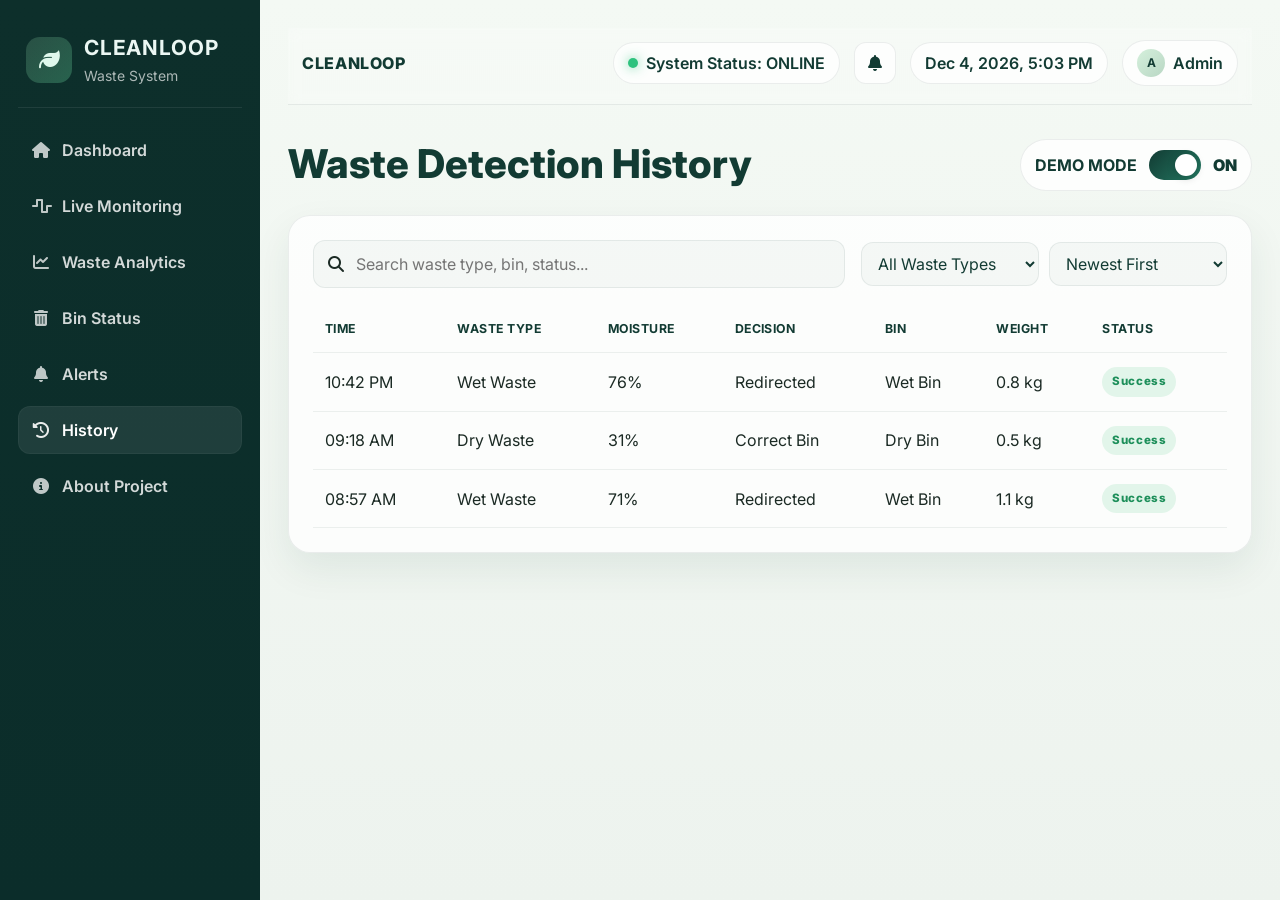
<file: history.html>
<!DOCTYPE html>
<html lang="en">
  <head>
    <meta charset="UTF-8" />
    <meta name="viewport" content="width=device-width, initial-scale=1.0" />
    <title>CLEANLOOP | Waste History</title>
    <link rel="preconnect" href="https://fonts.googleapis.com" />
    <link rel="preconnect" href="https://fonts.gstatic.com" crossorigin />
    <link
      href="https://fonts.googleapis.com/css2?family=Inter:wght@400;500;600;700;800&display=swap"
      rel="stylesheet"
    />
    <link
      rel="stylesheet"
      href="https://cdn.jsdelivr.net/npm/bootstrap@5.3.3/dist/css/bootstrap.min.css"
    />
    <link
      rel="stylesheet"
      href="https://cdnjs.cloudflare.com/ajax/libs/font-awesome/6.5.2/css/all.min.css"
    />
    <link rel="stylesheet" href="style.css" />
  </head>
  <body>
    <div class="app-shell">
      <aside class="sidebar" id="sidebar">
        <div class="brand-block">
          <div class="brand-logo">
            <i class="fa-solid fa-leaf"></i>
          </div>
          <div>
            <div class="brand-name">CLEANLOOP</div>
            <small>Waste System</small>
          </div>
        </div>

        <nav class="sidebar-nav">
          <a class="nav-link" href="index.html"><i class="fa-solid fa-house"></i><span>Dashboard</span></a>
          <a class="nav-link" href="dashboard.html#monitoring"><i class="fa-solid fa-wave-square"></i><span>Live Monitoring</span></a>
          <a class="nav-link" href="dashboard.html#analytics"><i class="fa-solid fa-chart-line"></i><span>Waste Analytics</span></a>
          <a class="nav-link" href="dashboard.html#bin-status"><i class="fa-solid fa-trash-can"></i><span>Bin Status</span></a>
          <a class="nav-link" href="alerts.html"><i class="fa-solid fa-bell"></i><span>Alerts</span></a>
          <a class="nav-link active" href="history.html"><i class="fa-solid fa-clock-rotate-left"></i><span>History</span></a>
          <a class="nav-link" href="about.html"><i class="fa-solid fa-circle-info"></i><span>About Project</span></a>
        </nav>
      </aside>

      <main class="main-panel">
        <header class="topbar">
          <div class="topbar-left">
            <button class="menu-toggle" id="menuToggle" aria-label="Toggle menu">
              <i class="fa-solid fa-bars"></i>
            </button>
            <div class="project-title">CLEANLOOP</div>
          </div>

          <div class="topbar-right">
            <div class="system-pill"><span class="dot online"></span> System Status: ONLINE</div>
            <button class="icon-button" aria-label="Notifications">
              <i class="fa-solid fa-bell"></i>
            </button>
            <div class="date-block" id="headerDateTime">--:--</div>
            <div class="profile-pill">
              <div class="avatar">A</div>
              <span>Admin</span>
            </div>
          </div>
        </header>

        <div class="page-header row align-items-center justify-content-between g-3 mb-4">
          <div class="col-md-8">
            <h1 class="page-title">Waste Detection History</h1>
          </div>
          <div class="col-md-4 text-md-end">
            <div class="demo-toggle-wrap">
              <span>DEMO MODE</span>
              <label class="toggle-switch">
                <input id="demoModeToggle" type="checkbox" checked />
                <span class="slider"></span>
              </label>
              <strong id="demoModeText">ON</strong>
            </div>
          </div>
        </div>

        <section class="panel-card history-panel">
          <div class="table-tools">
            <div class="search-wrap">
              <i class="fa-solid fa-magnifying-glass"></i>
              <input id="historySearch" type="text" placeholder="Search waste type, bin, status..." />
            </div>

            <div class="filter-group">
              <select id="historyFilterType">
                <option value="all">All Waste Types</option>
                <option value="Wet Waste">Wet Waste</option>
                <option value="Dry Waste">Dry Waste</option>
              </select>
              <select id="historySort">
                <option value="time-desc">Newest First</option>
                <option value="time-asc">Oldest First</option>
                <option value="weight-desc">Weight High to Low</option>
              </select>
            </div>
          </div>

          <div class="table-responsive">
            <table class="history-table">
              <thead>
                <tr>
                  <th>Time</th>
                  <th>Waste Type</th>
                  <th>Moisture</th>
                  <th>Decision</th>
                  <th>Bin</th>
                  <th>Weight</th>
                  <th>Status</th>
                </tr>
              </thead>
              <tbody id="historyTableBody"></tbody>
            </table>
          </div>
        </section>
      </main>
    </div>

    <script src="https://cdn.jsdelivr.net/npm/bootstrap@5.3.3/dist/js/bootstrap.bundle.min.js"></script>
    <script src="data.js"></script>
    <script src="app.js"></script>
    <script src="dashboard.js"></script>
  </body>
</html>
</file>
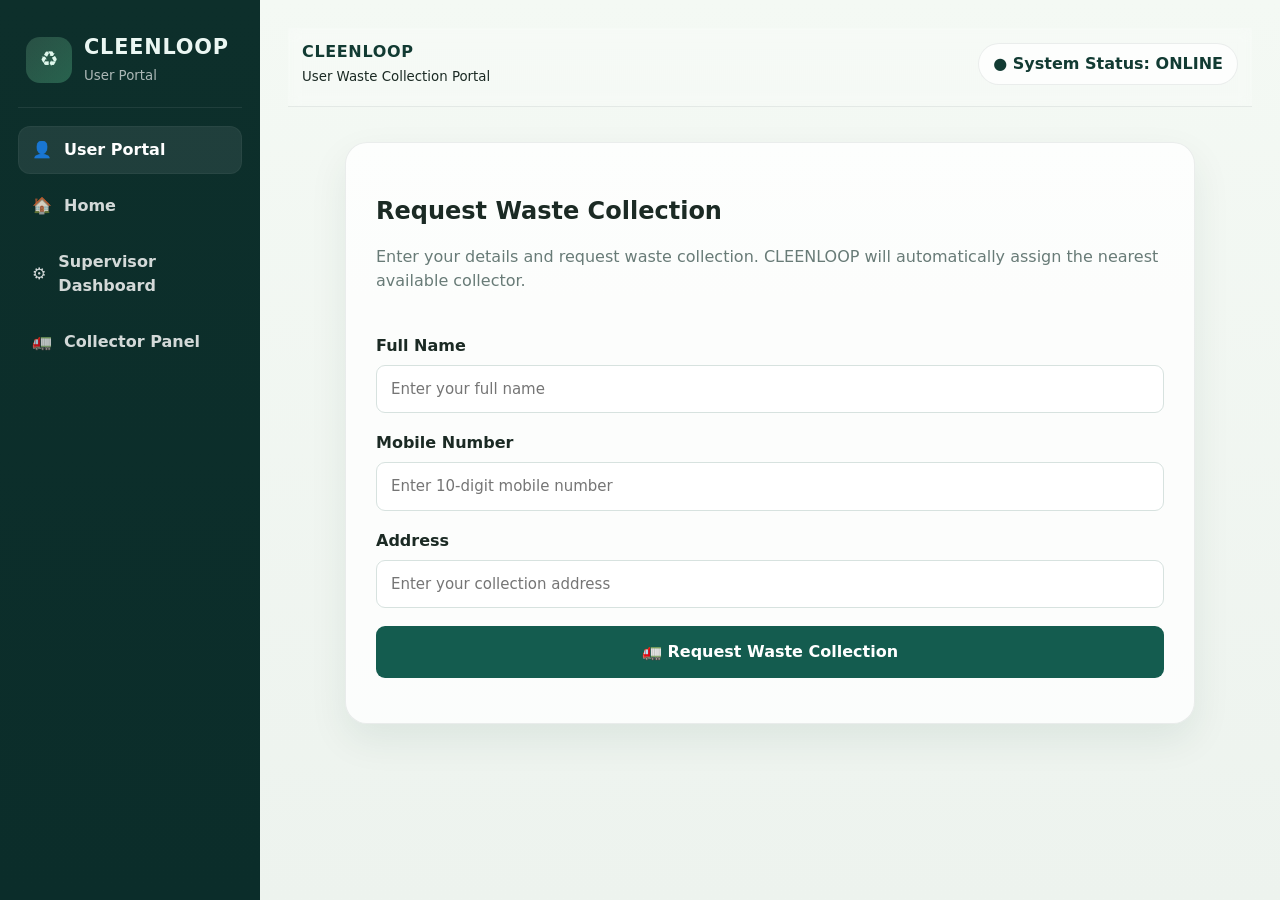
<file: user.html>
<!DOCTYPE html>
<html lang="en">
<head>
    <meta charset="UTF-8">
    <meta name="viewport" content="width=device-width, initial-scale=1.0">

    <title>CLEANLOOP | User Portal</title>

    <link rel="stylesheet" href="style.css">

    <style>
        .user-container {
            max-width: 850px;
            margin: 35px auto;
        }

        .user-card {
            padding: 30px;
        }

        .user-header {
            display: flex;
            justify-content: space-between;
            align-items: center;
            gap: 20px;
            margin-bottom: 25px;
            flex-wrap: wrap;
        }

        .user-header h1 {
            margin-bottom: 6px;
        }

        .user-subtitle {
            color: #687b77;
        }

        .form-group {
            margin-bottom: 18px;
        }

        .form-group label {
            display: block;
            margin-bottom: 7px;
            font-weight: 600;
        }

        .form-group input {
            width: 100%;
            padding: 12px 14px;
            border: 1px solid #d7e2df;
            border-radius: 9px;
            font-size: 15px;
            box-sizing: border-box;
        }

        .form-group input:focus {
            outline: none;
            border-color: #1d806d;
        }

        .request-btn {
            width: 100%;
            padding: 14px;
            border: none;
            border-radius: 9px;
            background: #145c4f;
            color: white;
            font-size: 16px;
            font-weight: 700;
            cursor: pointer;
        }

        .request-btn:hover {
            background: #0f493f;
        }

        .request-btn:disabled {
            background: #8ca9a3;
            cursor: not-allowed;
        }

        .status-card {
            margin-top: 25px;
            padding: 20px;
            border-radius: 12px;
            background: #f4faf8;
            border: 1px solid #dce8e5;
        }

        .status-badge {
            display: inline-block;
            padding: 7px 14px;
            border-radius: 20px;
            background: #fff3cd;
            color: #856404;
            font-weight: 700;
            margin-top: 8px;
        }

        .collector-box {
            margin-top: 15px;
            padding: 15px;
            border-radius: 10px;
            background: white;
            border: 1px solid #dce8e5;
        }

        .message {
            margin-top: 15px;
            text-align: center;
            font-weight: 600;
        }

        .info-grid {
            display: grid;
            grid-template-columns: repeat(2, 1fr);
            gap: 15px;
            margin-top: 20px;
        }

        .info-item {
            padding: 15px;
            border-radius: 10px;
            background: #f8fbfa;
            border: 1px solid #e1ebe8;
        }

        .info-item small {
            display: block;
            color: #71817d;
            margin-bottom: 5px;
        }

        @media (max-width: 600px) {
            .info-grid {
                grid-template-columns: 1fr;
            }
        }
    </style>
</head>

<body>

<div class="app-shell">

    <!-- SIDEBAR -->

    <aside class="sidebar">

        <div class="brand-block">

            <div class="brand-logo">♻</div>

            <div>
                <div class="brand-name">CLEENLOOP</div>
                <small>User Portal</small>
            </div>

        </div>


        <nav class="sidebar-nav">

            <a class="nav-link active" href="user.html">
                👤
                <span>User Portal</span>
            </a>

            <a class="nav-link" href="index.html">
                🏠
                <span>Home</span>
            </a>

            <a class="nav-link" href="index.html">
                ⚙️
               <span>Supervisor Dashboard</span>
            </a>

            <a class="nav-link" href="collector.html">
                🚛
                <span>Collector Panel</span>
            </a>

        </nav>

    </aside>


    <!-- MAIN PANEL -->

    <main class="main-panel">

        <header class="topbar">

            <div>

                <div class="project-title">
                    CLEENLOOP
                </div>

                <small>
                    User Waste Collection Portal
                </small>

            </div>


            <div class="system-pill">
                ● System Status: ONLINE
            </div>

        </header>


        <div class="user-container">

            <!-- USER PROFILE -->

            <section class="panel-card user-card">

                <div class="user-header">

                    <div>

                        <h1>
                            Request Waste Collection
                        </h1>

                        <p class="user-subtitle">
                            Enter your details and request waste collection.
                            CLEENLOOP will automatically assign the nearest
                            available collector.
                        </p>

                    </div>

                </div>


                <!-- REQUEST FORM -->

                <form id="collectionRequestForm">

                    <div class="form-group">

                        <label for="userName">
                            Full Name
                        </label>

                        <input
                            type="text"
                            id="userName"
                            placeholder="Enter your full name"
                            required
                        >

                    </div>


                    <div class="form-group">

                        <label for="userMobile">
                            Mobile Number
                        </label>

                        <input
                            type="tel"
                            id="userMobile"
                            placeholder="Enter 10-digit mobile number"
                            maxlength="10"
                            required
                        >

                    </div>


                    <div class="form-group">

                        <label for="userAddress">
                            Address
                        </label>

                        <input
                            type="text"
                            id="userAddress"
                            placeholder="Enter your collection address"
                            required
                        >

                    </div>


                    <button
                        type="submit"
                        id="requestButton"
                        class="request-btn">

                        🚛 Request Waste Collection

                    </button>

                </form>


                <div
                    id="requestMessage"
                    class="message">
                </div>


                <!-- USER INFORMATION -->

                <div
                    id="userInfo"
                    class="info-grid"
                    style="display:none;">

                    <div class="info-item">

                        <small>
                            User
                        </small>

                        <strong id="displayUserName">
                            -
                        </strong>

                    </div>


                    <div class="info-item">

                        <small>
                            Mobile
                        </small>

                        <strong id="displayUserMobile">
                            -
                        </strong>

                    </div>


                    <div class="info-item">

                        <small>
                            Address
                        </small>

                        <strong id="displayUserAddress">
                            -
                        </strong>

                    </div>


                    <div class="info-item">

                        <small>
                            Request ID
                        </small>

                        <strong id="displayRequestId">
                            -
                        </strong>

                    </div>

                </div>


                <!-- REQUEST STATUS -->

                <div
                    id="statusCard"
                    class="status-card"
                    style="display:none;">

                    <h3>
                        Collection Request Status
                    </h3>


                    <div>

                        Status:

                        <span
                            id="requestStatus"
                            class="status-badge">

                            Pending

                        </span>

                    </div>


                    <div
                        id="collectorBox"
                        class="collector-box">

                        🔎 Finding nearest available collector...

                    </div>
                    <div
    id="etaBox"
    class="collector-box"
    style="margin-top:10px;"
>
    ⏱️ Estimated collection time:
    <strong id="estimatedTime">
        Calculating...
    </strong>
</div>

                </div>

            </section>

        </div>

    </main>

</div>


<script>

const form =
    document.getElementById("collectionRequestForm");

const requestButton =
    document.getElementById("requestButton");

const requestMessage =
    document.getElementById("requestMessage");

const statusCard =
    document.getElementById("statusCard");

const requestStatus =
    document.getElementById("requestStatus");

const collectorBox =
    document.getElementById("collectorBox");



/*
====================================================
GET EXISTING COLLECTION REQUESTS
====================================================
*/

function getCollectionRequests() {

    return JSON.parse(
        localStorage.getItem(
            "cleanloop-collection-requests"
        )
    ) || [];

}



/*
====================================================
AVAILABLE COLLECTORS
====================================================

Prototype collector locations.

In the future these coordinates can come
from GPS / backend / database.
*/

const collectors = [

    {
        id: 1,
        name: "Collector 01",
        location: "Zone A",
        distance: 1.2,
        available: true
    },

    {
        id: 2,
        name: "Collector 02",
        location: "Zone B",
        distance: 2.4,
        available: true
    },

    {
        id: 3,
        name: "Collector 03",
        location: "Zone C",
        distance: 3.1,
        available: true
    }

];



/*
====================================================
FIND NEAREST AVAILABLE COLLECTOR
====================================================
*/

function findNearestCollector() {

    const availableCollectors =
        collectors.filter(function(collector) {

            return collector.available === true;

        });


    if (availableCollectors.length === 0) {

        return null;

    }


    availableCollectors.sort(function(a, b) {

        return a.distance - b.distance;

    });


    return availableCollectors[0];

}



/*
====================================================
REQUEST COLLECTION
====================================================
*/

form.addEventListener(
    "submit",
    function(event) {

        event.preventDefault();


        const name =
            document.getElementById("userName")
            .value.trim();


        const mobile =
            document.getElementById("userMobile")
            .value.trim();


        const address =
            document.getElementById("userAddress")
            .value.trim();



        /*
        MOBILE VALIDATION
        */

        if (
            mobile.length !== 10 ||
            isNaN(mobile)
        ) {

            requestMessage.textContent =
                "Please enter a valid 10-digit mobile number.";

            requestMessage.style.color =
                "#c0392b";

            return;

        }



        /*
        FIND NEAREST COLLECTOR
        */

        const nearestCollector =
            findNearestCollector();



        if (!nearestCollector) {

            requestMessage.textContent =
                "No collector is currently available.";

            requestMessage.style.color =
                "#c0392b";

            return;

        }



        /*
        CREATE REQUEST
        */

        const request = {

            id:
                Date.now(),

            name:
                name,

            mobile:
                mobile,

            address:
                address,

            requestedAt:
                new Date().toLocaleString(),

            status:
                "Assigned",

            collector:
                nearestCollector.name,

            collectorLocation:
                nearestCollector.location,

            distance:
                nearestCollector.distance,

            assignedAt:
                new Date().toLocaleString(),

            collection:
                null

        };



        /*
        GET OLD REQUESTS
        */

        const requests =
            getCollectionRequests();



        /*
        ADD NEW REQUEST
        */

        requests.push(request);



        /*
        SAVE REQUESTS
        */

        localStorage.setItem(

            "cleanloop-collection-requests",

            JSON.stringify(requests)

        );



        /*
        SHOW SUCCESS
        */

        requestMessage.textContent =
            "✓ Collection request submitted successfully!";

        requestMessage.style.color =
            "#145c4f";



        /*
        DISPLAY USER DATA
        */

        document.getElementById(
            "displayUserName"
        ).textContent = name;


        document.getElementById(
            "displayUserMobile"
        ).textContent = mobile;


        document.getElementById(
            "displayUserAddress"
        ).textContent = address;


        document.getElementById(
            "displayRequestId"
        ).textContent =
            "#" + request.id;



        document.getElementById(
            "userInfo"
        ).style.display = "grid";



        /*
        SHOW STATUS
        */

        statusCard.style.display =
            "block";


        requestStatus.textContent =
            "Assigned";


        collectorBox.innerHTML = `

            <strong>
                🚛 Collector Assigned
            </strong>

            <br><br>

            Collector:
            <strong>
                ${nearestCollector.name}
            </strong>

            <br>

            Zone:
            ${nearestCollector.location}

            <br>

            Distance:
            ${nearestCollector.distance} km

            <br><br>
            📍 Location Status:
<strong>
    Collector is on the way
</strong>

<br>

⏱️ Estimated arrival:
<strong id="collectorEta">
    Calculating...
</strong>

<br><br>

            <span style="color:#145c4f;font-weight:700;">
                ✓ Nearest available collector assigned automatically.
            </span>

        `;



        /*
        DISABLE REQUEST BUTTON
        */

        requestButton.disabled =
            true;
        const estimatedMinutes = Math.max(
    10,
    Math.round(nearestCollector.distance * 10)
);

document.getElementById("estimatedTime").textContent =
    estimatedMinutes + " minutes";

        requestButton.textContent =
            "✓ Collection Request Assigned";

    }
);
/* =========================================
   LIVE COLLECTION STATUS
========================================= */

function updateLiveCollectionStatus() {

    const requests = JSON.parse(
        localStorage.getItem(
            "cleanloop-collection-requests"
        )
    ) || [];

    const currentRequestId =
        document.getElementById("displayRequestId");

    if (!currentRequestId) return;

    const idText =
        currentRequestId.textContent.replace("#", "").trim();

    if (!idText) return;

    const request = requests.find(function(item) {

        return String(item.id) === idText;

    });

    if (!request) return;


    /* COMPLETED */

    if (
        request.status === "Completed" &&
        request.collection
    ) {

        requestStatus.textContent =
            "Completed";

        requestStatus.style.background =
            "#d1fae5";

        requestStatus.style.color =
            "#065f46";


        collectorBox.innerHTML = `

            <strong>
                ✅ Collection Completed
            </strong>

            <br><br>

            Collector:
            <strong>
                ${request.collector || "Collector 01"}
            </strong>

            <br><br>

            📦 Waste Collected

            <br>

            💧 Wet:
            ${request.collection.wetWaste || 0} kg

            <br>

            🗑️ Dry:
            ${request.collection.dryWaste || 0} kg

            <br>

            ♻️ Recyclable:
            ${request.collection.recyclableWaste || 0} kg

            <br>

            ⚖️ Total:
            <strong>
                ${request.collection.totalWeight || 0} kg
            </strong>

            <br><br>

            🕐 Collected:
            ${request.collection.collectedAt || "-"}

        `;


        const etaBox =
            document.getElementById("etaBox");

        if (etaBox) {

            etaBox.innerHTML = `
                ✅
                <strong>
                    Waste collection completed successfully.
                </strong>
            `;

        }

    }

}


/* CHECK EVERY 2 SECONDS */

setInterval(
    updateLiveCollectionStatus,
    2000
);
</script>

</body>
</html>
</file>
<file: style.css>
/* =========================================================
   SMART WASTE DASHBOARD - STYLESHEET
   Sections:
   1. Tokens
   2. Base
   3. Layout (sidebar, topbar, main)
   4. Shared components (cards, badges, buttons, progress)
   5. Home / hero
   6. Dashboard (KPI, bins, sensors, detection, analytics)
   7. Tables, filters, alerts
   8. About
   9. Collection page
   10. User menu
   11. Responsive
   12. Accessibility
   ========================================================= */


/* ---------- 1. TOKENS ---------- */
:root {
  /* brand */
  --bg: #eef4f1;
  --sidebar: #0d2f2b;
  --sidebar-end: #0b2d2a;
  --primary: #123b33;
  --primary-soft: #dfeee7;
  --secondary: #247a63;

  /* waste types */
  --wet: #2ea8a0;
  --dry: #a7c957;

  /* status */
  --success: #1d8f5a;
  --warning: #f4b942;
  --warning-text: #b98212;
  --danger: #e1644f;
  --danger-text: #bf4a38;
  --info: #3d9edb;
  --info-text: #1b688a;

  /* text */
  --text: #1b2a24;
  --muted: #5b6c66;

  /* surfaces and lines */
  --surface: rgba(255, 255, 255, 0.78);
  --surface-strong: rgba(255, 255, 255, 0.9);
  --tint: rgba(18, 59, 51, 0.05);
  --tint-strong: rgba(18, 59, 51, 0.08);
  --line: rgba(17, 45, 39, 0.08);

  /* effects */
  --shadow: 0 16px 38px rgba(18, 59, 51, 0.08);
  --shadow-soft: 0 10px 24px rgba(18, 59, 51, 0.08);
  --radius: 22px;
  --radius-md: 14px;
  --radius-sm: 10px;
  --pill: 999px;
  --ease: 0.2s ease;

  /* gradients */
  --grad-brand: linear-gradient(135deg, var(--primary), var(--secondary));
}


/* ---------- 2. BASE ---------- */
*,
*::before,
*::after {
  box-sizing: border-box;
}

html {
  scroll-behavior: smooth;
}

body {
  margin: 0;
  font-family: "Inter", system-ui, -apple-system, "Segoe UI", Roboto, sans-serif;
  line-height: 1.5;
  background: linear-gradient(180deg, #f4f9f4 0%, #edf3ee 100%);
  background-attachment: fixed;
  color: var(--text);
  -webkit-font-smoothing: antialiased;
}

a {
  text-decoration: none;
  color: inherit;
}

button,
input,
select {
  font: inherit;
}

button {
  cursor: pointer;
}

img,
canvas,
svg {
  max-width: 100%;
}


/* ---------- 3. LAYOUT ---------- */
.app-shell {
  display: flex;
  min-height: 100vh;
}

.main-panel {
  flex: 1;
  min-width: 0;
  padding: 28px 28px 38px;
}

/* sidebar */
.sidebar {
  position: sticky;
  top: 0;
  align-self: flex-start;
  flex-shrink: 0;
  width: 260px;
  height: 100vh;
  overflow-y: auto;
  padding: 24px 18px;
  background: linear-gradient(180deg, var(--sidebar) 0%, var(--sidebar-end) 100%);
  color: #ebf7f3;
  z-index: 12;
  transition: transform 0.25s ease;
}

.brand-block {
  display: flex;
  align-items: center;
  gap: 12px;
  padding: 8px 8px 20px;
  margin-bottom: 18px;
  border-bottom: 1px solid rgba(255, 255, 255, 0.08);
}

.brand-block small {
  color: rgba(255, 255, 255, 0.66);
}

.brand-logo {
  display: flex;
  align-items: center;
  justify-content: center;
  width: 46px;
  height: 46px;
  border-radius: var(--radius-md);
  background: linear-gradient(135deg, rgba(168, 233, 185, 0.18), rgba(90, 194, 143, 0.35));
  color: #dff8ec;
  font-size: 1.3rem;
}

.brand-name {
  font-size: 1.3rem;
  font-weight: 700;
  letter-spacing: 0.04em;
}

.sidebar-nav {
  display: flex;
  flex-direction: column;
  gap: 8px;
  margin-top: 12px;
}

.nav-link {
  display: flex;
  align-items: center;
  gap: 12px;
  padding: 12px 14px;
  border-radius: 12px;
  color: rgba(255, 255, 255, 0.82);
  font-weight: 600;
  transition: background var(--ease), color var(--ease), box-shadow var(--ease);
}

.nav-link:hover,
.nav-link.active {
  color: #fff;
  background: rgba(255, 255, 255, 0.08);
  box-shadow: inset 0 0 0 1px rgba(255, 255, 255, 0.04);
}

.nav-link i {
  width: 18px;
  text-align: center;
  opacity: 0.9;
}

/* topbar */
.topbar {
  display: flex;
  align-items: center;
  justify-content: space-between;
  gap: 16px;
  margin-bottom: 18px;
  padding: 12px 14px 18px;
  border-bottom: 1px solid var(--line);
  background: rgba(255, 255, 255, 0.2);
  backdrop-filter: blur(6px);
}

.topbar-left,
.topbar-right {
  display: flex;
  align-items: center;
  gap: 14px;
}

.project-title {
  font-weight: 800;
  letter-spacing: 0.04em;
  color: var(--primary);
}

.system-pill,
.profile-pill,
.date-block {
  display: flex;
  align-items: center;
  gap: 8px;
  padding: 8px 14px;
  background: rgba(255, 255, 255, 0.72);
  border: 1px solid var(--line);
  border-radius: var(--pill);
  font-weight: 600;
  color: var(--primary);
}

.dot {
  display: inline-block;
  width: 10px;
  height: 10px;
  border-radius: 50%;
}

.dot.online {
  background: #2ec27e;
  box-shadow: 0 0 12px rgba(46, 194, 126, 0.7);
}

.icon-button,
.menu-toggle {
  display: flex;
  align-items: center;
  justify-content: center;
  width: 42px;
  height: 42px;
  border: 1px solid var(--line);
  border-radius: 12px;
  background: rgba(255, 255, 255, 0.75);
  color: var(--primary);
  transition: transform var(--ease);
}

.menu-toggle {
  display: none;
}

.icon-button:hover,
.menu-toggle:hover,
.btn:hover,
.filter-btn:hover {
  transform: translateY(-1px);
}

.avatar {
  display: flex;
  align-items: center;
  justify-content: center;
  width: 28px;
  height: 28px;
  border-radius: 50%;
  background: linear-gradient(135deg, #d5f0dc, #b9d7c4);
  color: var(--primary);
  font-size: 0.75rem;
  font-weight: 700;
}

/* page header */
.page-header {
  margin-top: 6px;
}

.page-title {
  margin: 0;
  font-weight: 800;
  font-size: clamp(1.8rem, 1.2rem + 1.6vw, 2.6rem);
  color: var(--primary);
}

.page-subtitle {
  margin: 6px 0 0;
  color: var(--muted);
  font-weight: 500;
}

/* sections */
.section-block {
  margin-top: 42px;
}

.section-heading {
  margin-bottom: 22px;
}

.section-heading.center {
  text-align: center;
}

.section-heading h2 {
  margin: 14px 0 0;
  font-size: clamp(1.7rem, 1.2rem + 1.2vw, 2.7rem);
  font-weight: 800;
  color: var(--primary);
}

.section-header-row {
  margin-bottom: 18px;
}

.section-header-row h2 {
  margin: 0;
  font-size: clamp(1.5rem, 1.1rem + 1vw, 2.2rem);
  color: var(--primary);
}

.sensor-grid,
.analytics-section,
.bin-status-section,
.detection-panel {
  margin-top: 28px;
}


/* ---------- 4. SHARED COMPONENTS ---------- */

/* card surface */
.info-card,
.panel-card,
.kpi-card,
.step-item,
.sensor-card,
.summary-stat,
.chart-card,
.collection-card,
.history-panel,
.accountability-panel {
  background: var(--surface);
  border: 1px solid var(--line);
  border-radius: var(--radius);
  box-shadow: var(--shadow);
}

.panel-card {
  padding: 22px 20px;
}

.card-head,
.section-header-row,
.sensor-head,
.detection-actions {
  display: flex;
  align-items: center;
  justify-content: space-between;
  gap: 12px;
}

.card-head h3,
.sensor-head h3,
.chart-card h3 {
  margin: 0;
  font-size: 1.12rem;
  color: var(--primary);
}

/* eyebrow / kicker */
.eyebrow,
.section-kicker {
  display: inline-flex;
  padding: 8px 12px;
  border-radius: var(--pill);
  background: var(--primary-soft);
  color: var(--primary);
  font-size: 0.76rem;
  font-weight: 700;
  letter-spacing: 0.06em;
  text-transform: uppercase;
}

/* buttons */
.btn {
  padding: 12px 20px;
  border-radius: 12px;
  font-weight: 700;
  transition: transform var(--ease), opacity var(--ease);
}

.btn-primary {
  border: none;
  background: var(--grad-brand);
  color: #fff;
}

.btn-secondary {
  border: 1px solid var(--tint-strong);
  background: rgba(18, 59, 51, 0.06);
  color: var(--primary);
}

.filter-btn {
  padding: 9px 14px;
  border: 1px solid var(--tint-strong);
  border-radius: var(--pill);
  background: rgba(255, 255, 255, 0.8);
  color: var(--primary);
  font-weight: 700;
  transition: transform var(--ease);
}

.filter-btn.active {
  border-color: transparent;
  background: var(--grad-brand);
  color: #fff;
}

/* chips and badges */
.demo-chip {
  padding: 8px 12px;
  border: 1px solid var(--tint-strong);
  border-radius: var(--pill);
  background: var(--tint);
  color: var(--primary);
  font-size: 0.72rem;
  font-weight: 800;
  letter-spacing: 0.04em;
}

.status-badge,
.alert-badge {
  display: inline-flex;
  align-items: center;
  width: fit-content;
  padding: 6px 10px;
  border-radius: var(--pill);
  font-size: 0.72rem;
  font-weight: 800;
  letter-spacing: 0.05em;
  white-space: nowrap;
}

.status-badge.success {
  background: rgba(42, 188, 110, 0.12);
  color: var(--success);
}

.status-badge.warning,
.alert-badge.warning {
  background: rgba(244, 185, 66, 0.12);
  color: var(--warning-text);
}

.status-badge.danger {
  background: rgba(225, 100, 79, 0.12);
  color: #c24d3d;
}

.alert-badge.info {
  background: rgba(61, 158, 219, 0.12);
  color: var(--info-text);
}

.alert-badge.critical {
  background: rgba(225, 100, 79, 0.12);
  color: var(--danger-text);
}

/* progress */
.progress-track {
  width: 100%;
  height: 14px;
  margin-top: 18px;
  border-radius: var(--pill);
  background: var(--tint-strong);
  overflow: hidden;
}

.progress-fill {
  height: 100%;
  border-radius: inherit;
}

.wet-fill,
.wet-fill-visual {
  background: linear-gradient(135deg, #4fc4bb, #1d8f8b);
}

.dry-fill,
.dry-fill-visual {
  background: linear-gradient(135deg, #c2dd68, #8bb534);
}

/* toggle switch */
.demo-toggle-wrap {
  display: inline-flex;
  align-items: center;
  gap: 12px;
  padding: 10px 14px;
  border: 1px solid var(--line);
  border-radius: var(--pill);
  background: rgba(255, 255, 255, 0.8);
  color: var(--primary);
  font-weight: 700;
}

.toggle-switch {
  position: relative;
  display: inline-block;
  width: 52px;
  height: 30px;
}

.toggle-switch input {
  position: absolute;
  opacity: 0;
  width: 0;
  height: 0;
}

.slider {
  position: absolute;
  inset: 0;
  border-radius: var(--pill);
  background: rgba(18, 59, 51, 0.18);
  transition: background 0.25s ease;
}

.slider::before {
  content: "";
  position: absolute;
  top: 4px;
  left: 4px;
  width: 22px;
  height: 22px;
  border-radius: 50%;
  background: #fff;
  box-shadow: 0 2px 8px rgba(0, 0, 0, 0.18);
  transition: transform 0.25s ease;
}

.toggle-switch input:checked + .slider {
  background: var(--grad-brand);
}

.toggle-switch input:checked + .slider::before {
  transform: translateX(22px);
}


/* ---------- 5. HOME / HERO ---------- */
.hero-section {
  display: grid;
  grid-template-columns: 1.1fr 0.9fr;
  align-items: center;
  margin-top: 18px;
  padding: 38px 24px;
  border: 1px solid var(--line);
  border-radius: 30px;
  background: rgba(255, 255, 255, 0.7);
  box-shadow: var(--shadow);
}

.hero-copy {
  padding: 8px 18px 8px 8px;
}

.hero-copy h1 {
  margin: 18px 0 12px;
  font-size: clamp(2.4rem, 1.6rem + 2.6vw, 4.6rem);
  font-weight: 800;
  line-height: 1.05;
  letter-spacing: -0.05em;
  color: var(--primary);
}

.hero-subtitle {
  max-width: 600px;
  margin-bottom: 18px;
  font-size: 1.1rem;
  color: var(--muted);
}

.hero-actions {
  display: flex;
  flex-wrap: wrap;
  gap: 14px;
  margin-bottom: 22px;
}

.feature-list {
  display: flex;
  flex-wrap: wrap;
  gap: 12px;
}

.feature-list.horizontal span {
  padding: 10px 14px;
  border: 1px solid var(--tint-strong);
  border-radius: var(--pill);
  background: var(--tint);
  font-weight: 600;
  color: var(--primary);
}

.feature-list i {
  margin-right: 8px;
  color: var(--secondary);
}

.hero-visual {
  display: flex;
  justify-content: center;
}

.smart-bin-scene {
  display: flex;
  align-items: center;
  justify-content: center;
  gap: 24px;
  width: 100%;
  min-height: 320px;
  padding: 18px 12px;
  border: 1px solid var(--line);
  border-radius: 26px;
  background: linear-gradient(180deg, rgba(220, 237, 227, 0.6), rgba(248, 250, 249, 0.85));
}

.bin-card {
  width: 170px;
  padding: 18px 14px 12px;
  border: 1px solid var(--line);
  border-radius: 20px;
  background: var(--surface-strong);
  box-shadow: var(--shadow-soft);
}

.bin-label {
  margin-bottom: 12px;
  text-align: center;
  font-size: 0.87rem;
  font-weight: 800;
  letter-spacing: 0.08em;
  color: var(--primary);
}

.bin-body {
  position: relative;
  width: 100%;
  height: 150px;
  border: 1px solid var(--line);
  border-radius: 18px 18px 12px 12px;
  background: linear-gradient(180deg, rgba(21, 30, 29, 0.03), rgba(21, 30, 29, 0.09));
  overflow: hidden;
}

.bin-fill {
  position: absolute;
  inset: auto 0 0 0;
  height: 68%;
  background: linear-gradient(180deg, rgba(72, 200, 157, 0.8), rgba(31, 126, 99, 0.9));
}

.bin-fill.dry {
  background: linear-gradient(180deg, rgba(200, 224, 101, 0.75), rgba(135, 166, 56, 0.9));
}

.bin-meta {
  display: flex;
  justify-content: space-between;
  margin-top: 12px;
  font-size: 0.75rem;
  color: var(--muted);
}

/* benefits and steps */
.benefits-grid,
.steps-grid,
.kpi-grid,
.sensor-cards,
.summary-stats,
.status-grid,
.analytic-cards {
  display: grid;
  gap: 18px;
}

.benefits-grid {
  grid-template-columns: repeat(auto-fit, minmax(200px, 1fr));
}

.steps-grid {
  grid-template-columns: repeat(auto-fit, minmax(180px, 1fr));
}

.info-card {
  padding: 24px 20px;
}

.info-card h3 {
  margin: 0 0 8px;
  font-size: 1.15rem;
  color: var(--primary);
}

.info-card p {
  margin: 0;
  line-height: 1.7;
  color: var(--muted);
}

.feature-icon {
  display: flex;
  align-items: center;
  justify-content: center;
  width: 52px;
  height: 52px;
  margin-bottom: 16px;
  border-radius: 15px;
  background: rgba(42, 188, 110, 0.12);
  color: var(--secondary);
  font-size: 1.4rem;
}

.step-item {
  position: relative;
  padding: 20px 18px;
}

.step-number {
  display: inline-flex;
  align-items: center;
  justify-content: center;
  width: 54px;
  height: 32px;
  margin-bottom: 12px;
  border-radius: var(--pill);
  background: rgba(18, 59, 51, 0.06);
  font-weight: 800;
  color: var(--primary);
}

.step-item h3 {
  margin: 0 0 10px;
  font-size: 1.08rem;
  color: var(--primary);
}

.step-item p {
  margin: 0;
  line-height: 1.7;
  color: var(--muted);
}


/* ---------- 6. DASHBOARD ---------- */

/* KPI */
.kpi-grid {
  margin-top: 18px;
  grid-template-columns: repeat(auto-fit, minmax(170px, 1fr));
}

.kpi-card {
  display: flex;
  align-items: center;
  gap: 14px;
  padding: 20px 18px;
}

.kpi-icon {
  display: flex;
  flex-shrink: 0;
  align-items: center;
  justify-content: center;
  width: 48px;
  height: 48px;
  border-radius: var(--radius-md);
  background: rgba(42, 133, 117, 0.12);
  color: var(--secondary);
  font-size: 1.2rem;
}

.kpi-icon.wet     { background: rgba(46, 168, 160, 0.12); color: var(--wet); }
.kpi-icon.dry     { background: rgba(167, 201, 87, 0.12);  color: var(--dry); }
.kpi-icon.warning { background: rgba(244, 185, 66, 0.14);  color: #c1880e; }
.kpi-icon.accent  { background: rgba(44, 153, 94, 0.12);   color: var(--secondary); }
.kpi-icon.primary { background: rgba(18, 59, 51, 0.1);     color: var(--primary); }

.kpi-content {
  display: flex;
  flex-direction: column;
  gap: 4px;
  min-width: 0;
}

.kpi-content span {
  font-size: 0.75rem;
  line-height: 1.4;
  color: var(--muted);
}

.kpi-content strong {
  font-size: clamp(1.2rem, 1.6vw, 1.8rem);
  line-height: 1.1;
  color: var(--primary);
}

.kpi-content small {
  font-weight: 600;
  color: var(--muted);
}

.trend {
  font-style: normal;
  font-weight: 700;
}

.trend.up   { color: #1a9d67; }
.trend.down { color: #d5664a; }

/* bin monitoring */
.bin-monitoring-grid {
  display: grid;
  grid-template-columns: repeat(2, minmax(0, 1fr));
  gap: 22px;
  margin-top: 26px;
}

.bin-card-panel {
  min-height: 230px;
}

.bin-reading {
  display: grid;
  grid-template-columns: repeat(3, 1fr);
  gap: 18px;
  margin-top: 16px;
}

.bin-reading label,
.metric-row span,
.summary-stat span {
  display: block;
  margin-bottom: 4px;
  font-size: 0.76rem;
  color: var(--muted);
}

.bin-reading strong,
.metric-row strong,
.summary-stat strong {
  font-size: 1.15rem;
  font-weight: 800;
  color: var(--primary);
}

/* sensors */
.sensor-cards {
  grid-template-columns: repeat(auto-fit, minmax(220px, 1fr));
}

.sensor-card {
  padding: 18px 18px 16px;
}

.sensor-head {
  margin-bottom: 18px;
}

.sensor-metric {
  display: flex;
  align-items: center;
  justify-content: space-between;
  gap: 12px;
  padding-top: 8px;
  border-top: 1px solid rgba(18, 59, 51, 0.06);
}

.sensor-metric i {
  width: 24px;
  font-size: 1.1rem;
  color: var(--secondary);
}

.sensor-metric span {
  flex: 1;
  font-weight: 600;
  color: var(--muted);
}

.sensor-metric strong {
  font-size: 1.08rem;
  color: var(--primary);
}

/* detection */
.detection-grid {
  display: grid;
  grid-template-columns: 0.9fr 1.1fr;
  gap: 18px;
  align-items: center;
}

.detection-summary {
  display: grid;
  gap: 12px;
  padding: 18px;
  border-radius: 18px;
  background: linear-gradient(180deg, rgba(19, 59, 51, 0.05), rgba(225, 255, 241, 0.35));
}

.metric-row {
  display: flex;
  align-items: center;
  justify-content: space-between;
  gap: 20px;
  padding: 10px 0;
  border-bottom: 1px solid rgba(18, 59, 51, 0.06);
}

.metric-row:last-child {
  padding-bottom: 0;
  border-bottom: none;
}

.detection-flow {
  display: flex;
  flex-direction: column;
  align-items: center;
  gap: 6px;
  padding: 18px 12px;
  border: 1px solid var(--line);
  border-radius: 18px;
  background: linear-gradient(180deg, rgba(255, 255, 255, 0.8), rgba(236, 246, 241, 0.8));
}

.flow-step {
  width: 100%;
  padding: 12px 16px;
  border-radius: var(--radius-md);
  background: rgba(18, 59, 51, 0.04);
  text-align: center;
  font-weight: 700;
  color: var(--primary);
}

.flow-arrow {
  font-size: 1.1rem;
  color: var(--secondary);
}

/* analytics */
.summary-stats {
  grid-template-columns: repeat(auto-fit, minmax(150px, 1fr));
  margin-bottom: 18px;
}

.summary-stat {
  padding: 18px 20px;
}

.summary-stat strong {
  font-size: clamp(1.1rem, 1.5vw, 1.5rem);
}

.analytic-cards {
  grid-template-columns: repeat(2, minmax(0, 1fr));
}

.chart-card {
  min-width: 0;
  padding: 18px 16px 12px;
}

.chart-card.wide {
  grid-column: span 2;
}

.chart-card canvas {
  width: 100% !important;
  max-height: 260px;
}

.sample-caption {
  margin-top: 8px;
  text-align: right;
  font-weight: 700;
  letter-spacing: 0.04em;
  color: var(--muted);
}

/* bin status */
.status-grid {
  grid-template-columns: repeat(2, minmax(0, 1fr));
}

.bin-status-card {
  display: grid;
  grid-template-columns: 200px 1fr;
  gap: 18px;
  align-items: center;
}

.bin-visual {
  display: flex;
  flex-direction: column;
  align-items: center;
  justify-content: center;
}

.bin-top {
  width: 120px;
  height: 20px;
  border-radius: 12px 12px 0 0;
  background: rgba(18, 59, 51, 0.09);
}

.bin-body-visual {
  position: relative;
  width: 120px;
  height: 150px;
  border: 1px solid var(--line);
  border-radius: 0 0 18px 18px;
  background: var(--tint);
  overflow: hidden;
}

.fill-visual {
  position: absolute;
  inset: auto 0 0 0;
}

.status-details h3 {
  margin: 0 0 16px;
  color: var(--primary);
}

.status-details ul {
  display: grid;
  gap: 12px;
  margin: 0;
  padding: 0;
  list-style: none;
}

.status-details li {
  display: flex;
  align-items: center;
  justify-content: space-between;
  gap: 18px;
  padding-bottom: 10px;
  border-bottom: 1px solid rgba(18, 59, 51, 0.06);
  color: var(--muted);
}

.status-details li:last-child {
  padding-bottom: 0;
  border-bottom: none;
}


/* ---------- 7. TABLES, FILTERS, ALERTS ---------- */
.table-tools {
  display: flex;
  align-items: center;
  justify-content: space-between;
  gap: 16px;
  margin-bottom: 18px;
}

.search-wrap {
  display: flex;
  flex: 1;
  align-items: center;
  gap: 10px;
  padding: 10px 14px;
  border: 1px solid var(--tint-strong);
  border-radius: 12px;
  background: rgba(18, 59, 51, 0.03);
}

.search-wrap input,
.filter-group select {
  width: 100%;
  border: none;
  background: transparent;
  color: var(--primary);
  outline: none;
}

.filter-group {
  display: flex;
  align-items: center;
  gap: 10px;
}

.filter-group select {
  min-width: 150px;
  padding: 10px 12px;
  border: 1px solid var(--tint-strong);
  border-radius: 12px;
  background: rgba(18, 59, 51, 0.03);
}

.history-table {
  width: 100%;
  border-collapse: collapse;
}

.history-table th,
.history-table td {
  padding: 14px 12px;
  text-align: left;
  border-bottom: 1px solid rgba(18, 59, 51, 0.07);
}

.history-table th {
  font-size: 0.77rem;
  letter-spacing: 0.04em;
  text-transform: uppercase;
  color: var(--primary);
}

.history-table td {
  color: var(--text);
}

/* alerts */
.alerts-list {
  display: grid;
  gap: 14px;
}

.alert-item {
  display: flex;
  align-items: center;
  justify-content: space-between;
  gap: 16px;
  padding: 18px 16px;
  border: 1px solid var(--tint-strong);
  border-radius: 16px;
  background: rgba(255, 255, 255, 0.75);
}

.alert-item.unread {
  border-left: 4px solid var(--warning);
}

.alert-item h3 {
  margin: 0;
  font-size: 1.08rem;
  color: var(--primary);
}

.alert-item p {
  margin: 0;
  color: var(--muted);
}

.alert-meta {
  display: flex;
  flex-direction: column;
  gap: 4px;
}

.alert-actions {
  display: flex;
  align-items: center;
  gap: 10px;
}

.alert-actions button {
  padding: 8px 12px;
  border: none;
  border-radius: var(--radius-sm);
  background: var(--tint);
  font-weight: 700;
  color: var(--primary);
  transition: background var(--ease);
}

.alert-actions button:hover {
  background: var(--tint-strong);
}


/* ---------- 8. ABOUT ---------- */
.about-layout {
  display: grid;
  grid-template-columns: 1.2fr 0.8fr;
  gap: 20px;
  margin-top: 12px;
}

.about-content {
  padding: 26px 22px;
}

.about-content h2 {
  margin: 0 0 14px;
  font-size: 1.5rem;
  color: var(--primary);
}

.about-content p,
.objective-list li {
  line-height: 1.8;
  color: var(--muted);
}

.objective-list {
  margin: 0;
  padding-left: 18px;
}

.tech-tags {
  display: flex;
  flex-wrap: wrap;
  gap: 10px;
}

.tech-tags span {
  padding: 8px 12px;
  border-radius: var(--pill);
  background: var(--tint);
  font-weight: 700;
  color: var(--primary);
}


/* ---------- 9. COLLECTION PAGE ---------- */
.collection-grid {
  display: grid;
  grid-template-columns: repeat(2, minmax(0, 1fr));
  gap: 24px;
  margin-top: 24px;
}

.collection-card {
  min-width: 0;
  padding: 24px;
}

.collection-card .card-head {
  margin-bottom: 24px;
}

.collection-card .card-head h3 {
  font-size: 1.2rem;
  white-space: nowrap;
}

.collection-details {
  display: grid;
  grid-template-columns: 1fr 1fr 1.3fr;
  gap: 20px;
  margin-bottom: 24px;
}

.collection-details div,
.accountability-grid div {
  display: flex;
  flex-direction: column;
  gap: 6px;
}

.collection-details span,
.accountability-grid span {
  font-size: 0.8rem;
  color: var(--muted);
}

.collection-details strong {
  font-size: 1.05rem;
  line-height: 1.3;
  color: var(--primary);
}

.collection-btn {
  padding: 11px 18px;
  border: none;
  border-radius: var(--radius-sm);
  background: var(--secondary);
  font-weight: 600;
  color: #fff;
  transition: opacity var(--ease), transform var(--ease);
}

.collection-btn:hover {
  opacity: 0.9;
  transform: translateY(-1px);
}

.collection-btn.secondary {
  background: var(--muted);
}

.history-panel,
.accountability-panel {
  margin-top: 24px;
  padding: 24px;
}

.history-panel h2 {
  margin-top: 0;
}

.accountability-grid {
  display: grid;
  grid-template-columns: repeat(3, 1fr);
  gap: 20px;
  margin-top: 20px;
}


/* ---------- 10. USER MENU ---------- */
.user-menu {
  position: relative;
}

.user-profile {
  display: flex;
  align-items: center;
  gap: 10px;
  border: none;
  background: transparent;
  color: inherit;
}

.user-profile .fa-chevron-down {
  margin-left: 3px;
  font-size: 0.7rem;
}

.user-dropdown {
  display: none;
  position: absolute;
  top: calc(100% + 10px);
  right: 0;
  min-width: 210px;
  padding: 8px;
  border-radius: 12px;
  background: #fff;
  box-shadow: 0 12px 30px rgba(0, 0, 0, 0.15);
  z-index: 1000;
}

.user-dropdown.show {
  display: block;
}

.user-dropdown a {
  display: flex;
  align-items: center;
  gap: 10px;
  padding: 11px 13px;
  border-radius: var(--radius-sm);
  font-size: 0.9rem;
  font-weight: 600;
  color: var(--primary);
}

.user-dropdown a:hover {
  background: #eef7f4;
}

.user-dropdown i {
  width: 18px;
  text-align: center;
}


/* ---------- 11. RESPONSIVE ---------- */
@media (max-width: 1200px) {
  .analytic-cards {
    grid-template-columns: 1fr;
  }

  .chart-card.wide {
    grid-column: auto;
  }
}

@media (max-width: 1000px) {
  .collection-grid {
    grid-template-columns: 1fr;
  }

  .collection-card .card-head h3 {
    white-space: normal;
  }

  .collection-details {
    grid-template-columns: 1fr 1fr;
  }

  .accountability-grid {
    grid-template-columns: 1fr;
  }
}

@media (max-width: 980px) {
  .app-shell {
    display: block;
  }

  .sidebar {
    position: fixed;
    top: 0;
    left: 0;
    transform: translateX(-100%);
    box-shadow: 14px 0 28px rgba(8, 31, 26, 0.18);
  }

  .sidebar.open {
    transform: translateX(0);
  }

  .main-panel {
    padding: 20px 16px 30px;
  }

  .menu-toggle {
    display: flex;
  }

  .hero-section,
  .detection-grid,
  .about-layout,
  .status-grid,
  .bin-monitoring-grid {
    grid-template-columns: 1fr;
  }

  .bin-status-card {
    grid-template-columns: 1fr;
    justify-items: center;
  }

  .table-tools {
    flex-direction: column;
    align-items: stretch;
  }

  .filter-group {
    width: 100%;
    justify-content: space-between;
  }

  .history-table-wrap,
  .table-wrap {
    overflow-x: auto;
  }
}

@media (max-width: 620px) {
  .topbar {
    flex-wrap: wrap;
    justify-content: center;
  }

  .topbar-right {
    flex-wrap: wrap;
    justify-content: space-between;
    width: 100%;
  }

  .hero-section {
    padding: 24px 14px;
    border-radius: 24px;
  }

  .hero-actions,
  .feature-list {
    flex-direction: column;
    align-items: stretch;
  }

  .bin-reading,
  .collection-details {
    grid-template-columns: 1fr;
  }

  .smart-bin-scene {
    flex-direction: column;
  }

  .alert-item {
    flex-direction: column;
    align-items: flex-start;
  }
}


/* ---------- 12. ACCESSIBILITY ---------- */
:focus-visible {
  outline: 2px solid var(--secondary);
  outline-offset: 2px;
}

@media (prefers-reduced-motion: reduce) {
  html {
    scroll-behavior: auto;
  }

  *,
  *::before,
  *::after {
    transition-duration: 0.01ms !important;
    animation-duration: 0.01ms !important;
  }
}
</file>
